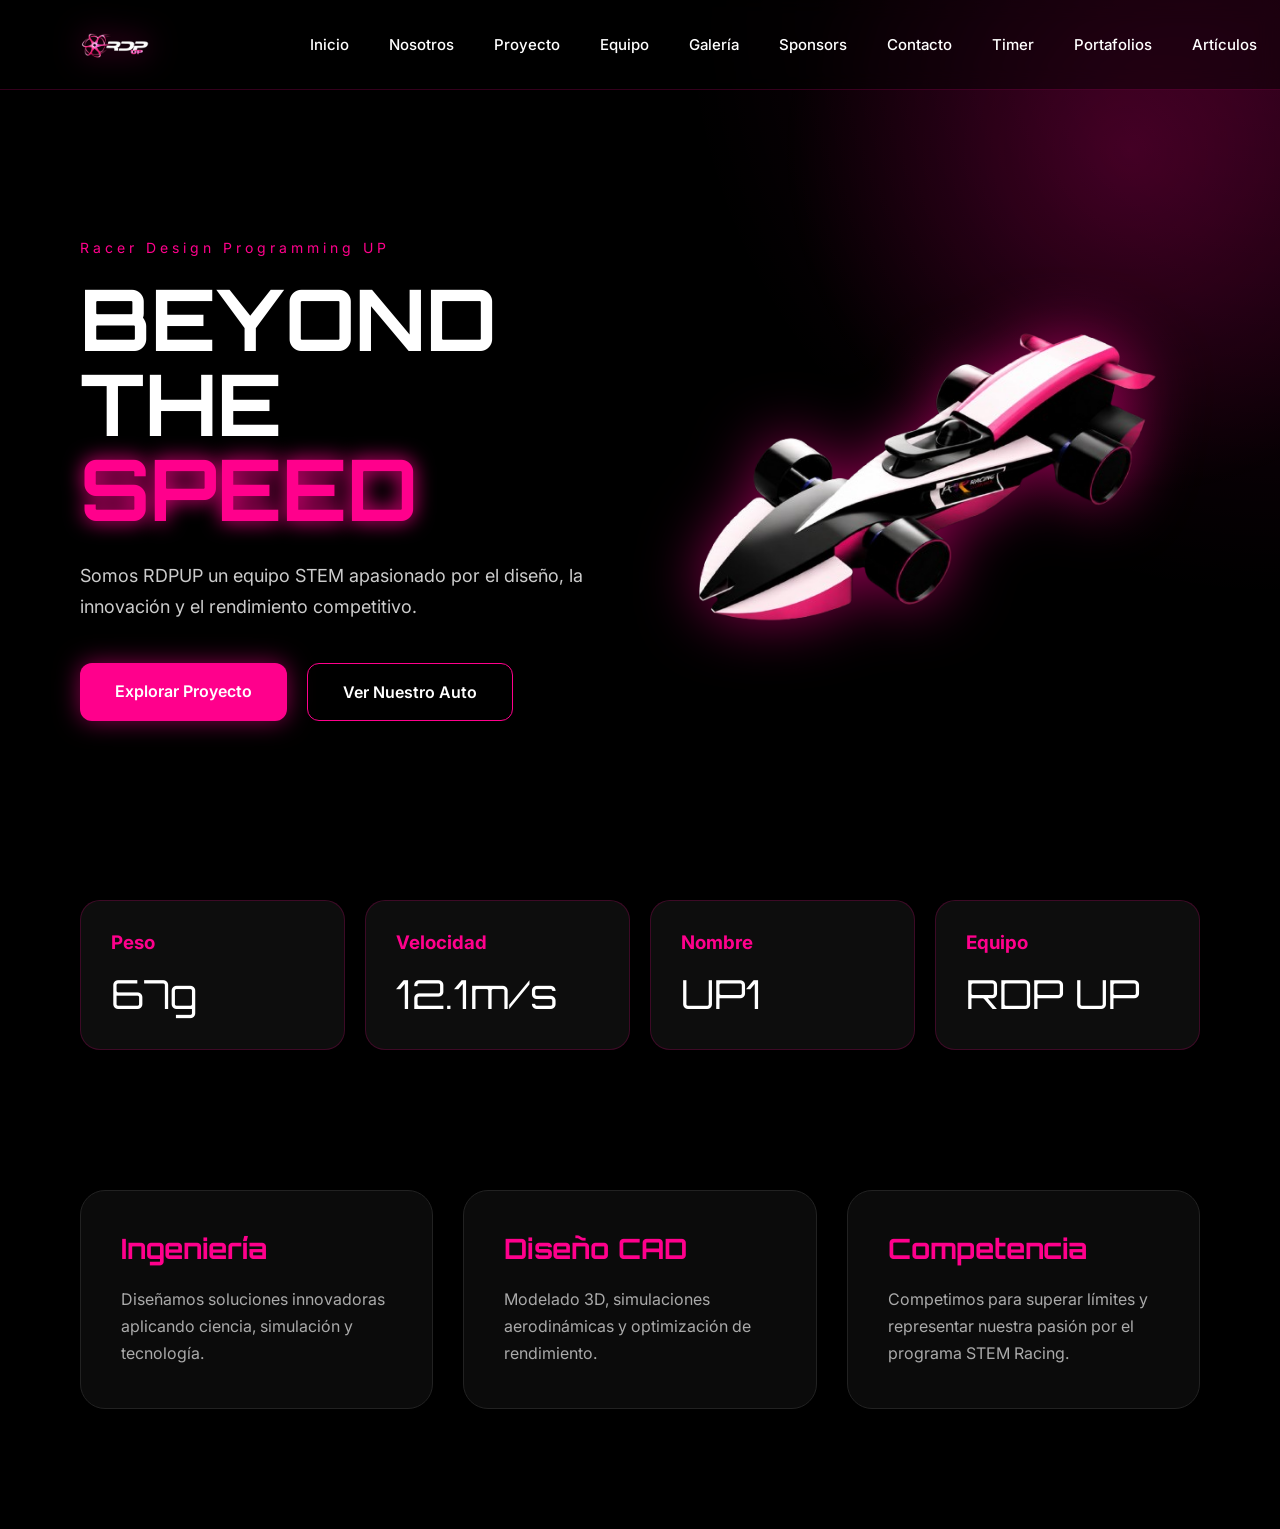
<file: index.html>
<!DOCTYPE html>
<html lang="es">

<head>

    <meta charset="UTF-8">

    <meta name="viewport" content="width=device-width, initial-scale=1.0">

    <title>RDP UP STEM Racing</title>

    <!-- FUENTES -->
    <link href="https://fonts.googleapis.com/css2?family=Orbitron:wght@400;600;700;800&family=Inter:wght@300;400;500;600&display=swap" rel="stylesheet">

    <!-- CSS -->
    <link rel="stylesheet" href="css/style.css">

</head>

<body>

    <!-- GLOW -->
    <div class="bg-glow"></div>

    <!-- LINEAS -->
    <div class="lines">

        <div class="line"></div>
        <div class="line"></div>
        <div class="line"></div>

    </div>

    <!-- NAVBAR -->
    <nav class="navbar">

        <!-- LOGO -->
        <div class="logo-container">

            <img src="assets/logo/logo.png" alt="RDP UP Logo" class="logo-img">

        </div>

        <!-- LINKS -->
        <div class="nav-links">

            <a href="index.html">Inicio</a>

            <a href="nosotros.html">Nosotros</a>

            <a href="proyecto.html">Proyecto</a>

            <a href="equipo.html">Equipo</a>

            <a href="galeria.html">Galería</a>

            <a href="sponsors.html">Sponsors</a>

            <a href="contacto.html">Contacto</a>

            <a href="timer.html">Timer</a>

            <a href="portafolios.html">Portafolios</a>

            <a href="articulos.html">Artículos</a>

            <a href="innovacion.html">Innovación</a>

        </div>

    </nav>

    <!-- HERO -->
    <section class="hero">

        <!-- TEXTO -->
        <div class="hero-text">

            <div class="subtitle">
                Racer Design Programming UP
            </div>

            <h1>
                BEYOND<br>
                THE<br>
                <span>SPEED</span>
            </h1>

            <p>
                Somos RDPUP un equipo STEM apasionado por el diseño,
                la innovación y el rendimiento competitivo.
            </p>

            <!-- BOTONES -->
            <div class="buttons">

                <a href="proyecto.html" class="btn btn-primary">
                    Explorar Proyecto
                </a>

                <a href="#" class="btn btn-secondary">
                    Ver Nuestro Auto
                </a>

            </div>

        </div>

        <!-- AUTO -->
        <div class="hero-image">

            <img src="assets/cars/car.png" alt="Race Car">

        </div>

    </section>

    <!-- STATS -->
    <section class="stats">

        <div class="stat-card">

            <h3>Peso</h3>

            <p>67g</p>

        </div>

        <div class="stat-card">

            <h3>Velocidad</h3>

            <p>12.1m/s</p>

        </div>

        <div class="stat-card">

            <h3>Nombre</h3>

            <p>UP1</p>

        </div>

        <div class="stat-card">

            <h3>Equipo</h3>

            <p>RDP UP</p>

        </div>

    </section>

    <!-- FEATURES -->
    <section class="features">

        <div class="feature">

            <h2>Ingeniería</h2>

            <p>
                Diseñamos soluciones innovadoras aplicando ciencia,
                simulación y tecnología.
            </p>

        </div>

        <div class="feature">

            <h2>Diseño CAD</h2>

            <p>
                Modelado 3D, simulaciones aerodinámicas
                y optimización de rendimiento.
            </p>

        </div>

        <div class="feature">

            <h2>Competencia</h2>

            <p>
                Competimos para superar límites y representar
                nuestra pasión por el programa STEM Racing.
            </p>

        </div>

    </section>

</body>

</html>
</file>
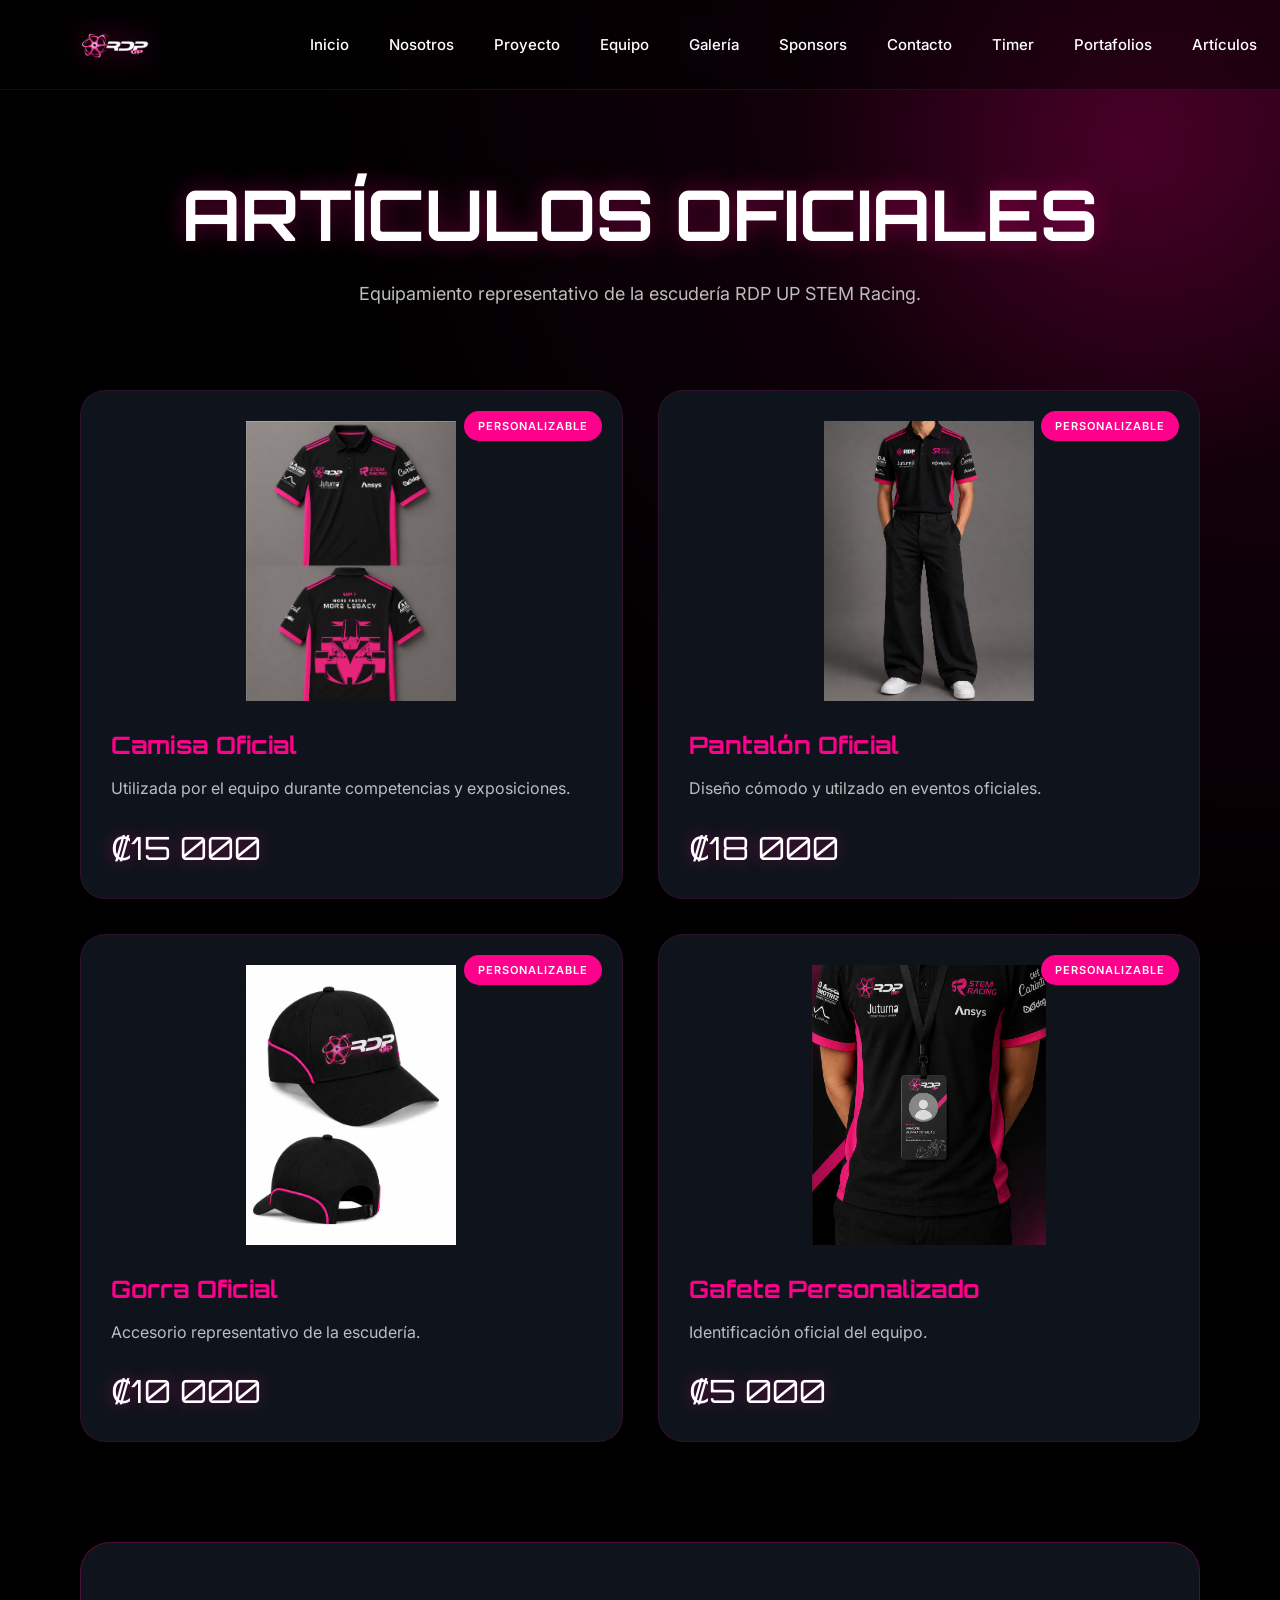
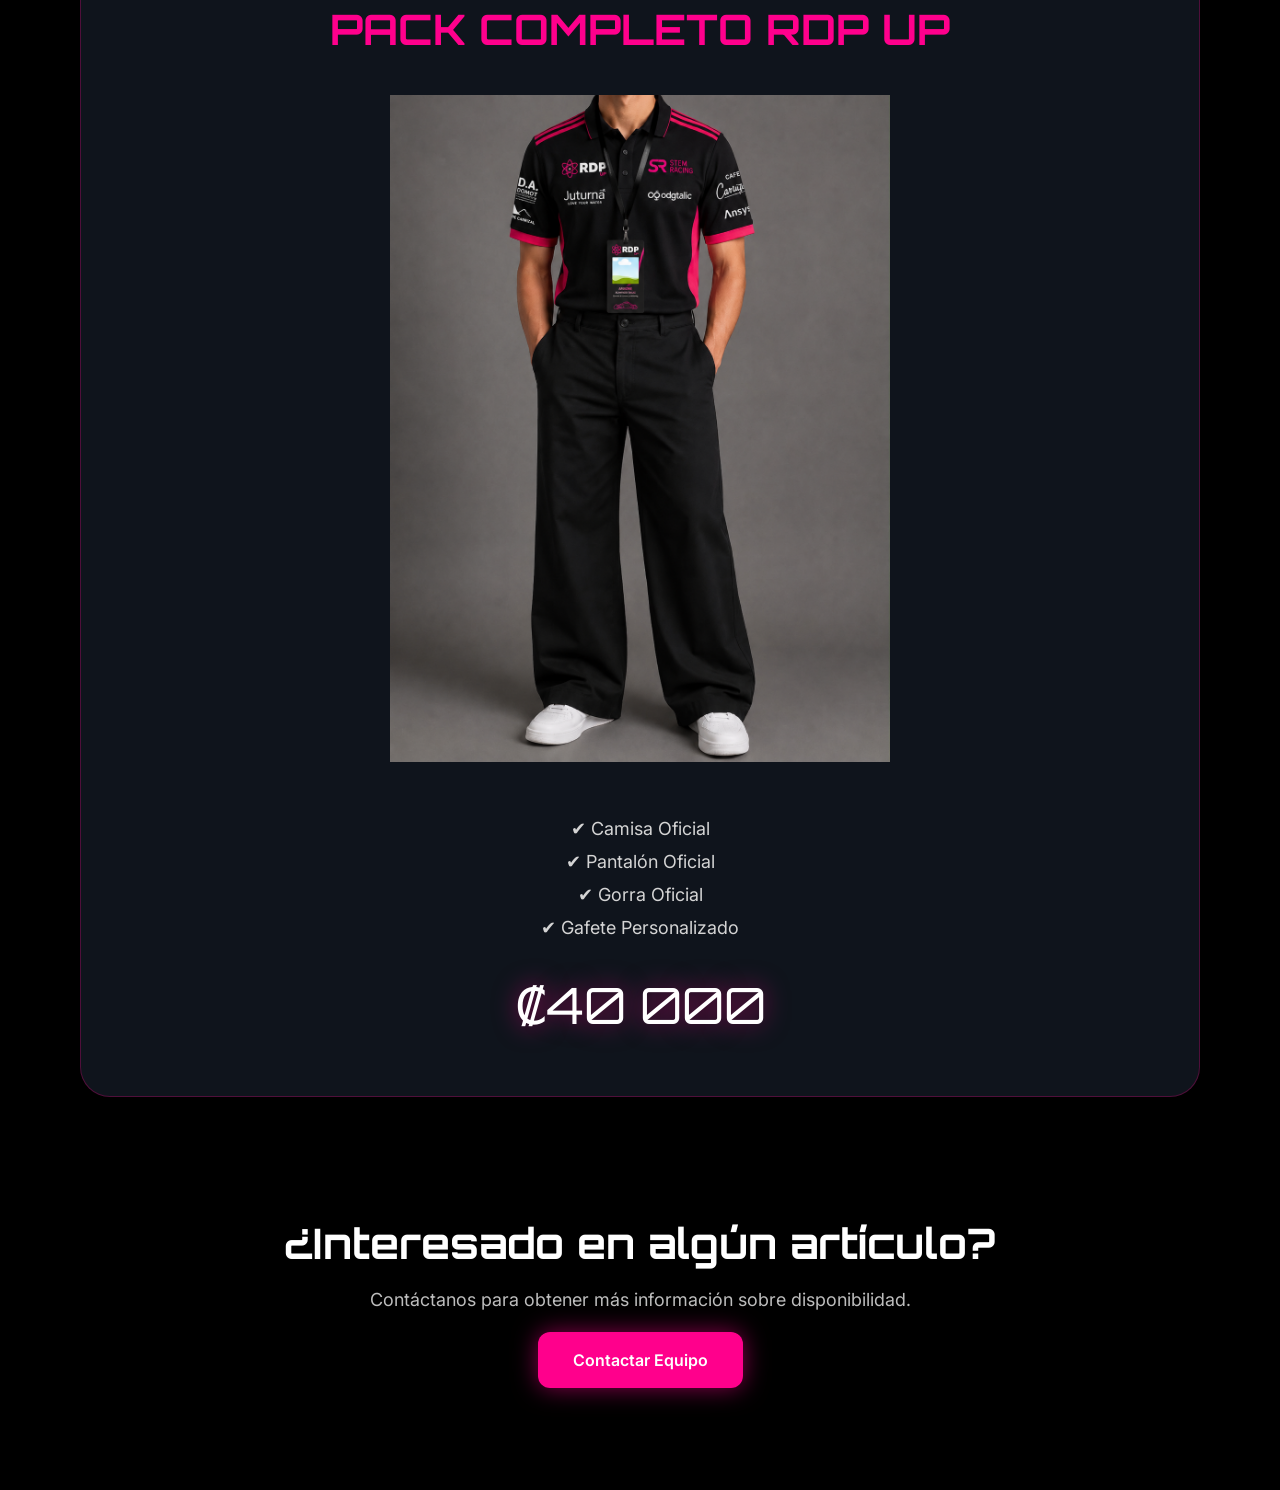
<file: articulos.html>
<!DOCTYPE html>
<html lang="es">

<head>

    <meta charset="UTF-8">

    <meta name="viewport" content="width=device-width, initial-scale=1.0">

    <title>Artículos | RDP UP</title>

    <link rel="stylesheet" href="css/style.css">

    <link href="https://fonts.googleapis.com/css2?family=Orbitron:wght@400;600;700;800&family=Inter:wght@300;400;500;600&display=swap" rel="stylesheet">

</head>

<body>

    <div class="bg-glow"></div>

    <nav class="navbar">

        <div class="logo-container">
            <img src="assets/logo/logo.png" alt="Logo" class="logo-img">
        </div>

        <div class="nav-links">

            <a href="index.html">Inicio</a>
            <a href="nosotros.html">Nosotros</a>
            <a href="proyecto.html">Proyecto</a>
            <a href="equipo.html">Equipo</a>
            <a href="galeria.html">Galería</a>
            <a href="sponsors.html">Sponsors</a>
            <a href="contacto.html">Contacto</a>
            <a href="timer.html">Timer</a>
            <a href="portafolios.html">Portafolios</a>
            <a href="articulos.html">Artículos</a>
            <a href="innovacion.html">Innovación</a>

        </div>

    </nav>

    <section class="articulos-hero">

        <h1>ARTÍCULOS OFICIALES</h1>

        <p>
            Equipamiento representativo de la escudería RDP UP STEM Racing.
        </p>

    </section>

    <section class="articulos-grid">

        <div class="articulo-card">

            <div class="badge">PERSONALIZABLE</div>

            <img src="assets/articulos/camisa.jpeg" alt="Camisa">

            <h3>Camisa Oficial</h3>

            <p>
                Utilizada por el equipo durante competencias y exposiciones.
            </p>

            <span>₡15 000</span>

        </div>

        <div class="articulo-card">

            <div class="badge">PERSONALIZABLE</div>

            <img src="assets/articulos/pantalon.jpeg" alt="Pantalón">

            <h3>Pantalón Oficial</h3>

            <p>
                Diseño cómodo y utilzado en eventos oficiales.
            </p>

            <span>₡18 000</span>

        </div>

        <div class="articulo-card">

            <div class="badge">PERSONALIZABLE</div>

            <img src="assets/articulos/gorra.jpg" alt="Gorra">

            <h3>Gorra Oficial</h3>

            <p>
                Accesorio representativo de la escudería.
            </p>

            <span>₡10 000</span>

        </div>

        <div class="articulo-card">

            <div class="badge">PERSONALIZABLE</div>

            <img src="assets/articulos/gafete.png" alt="Gafete">

            <h3>Gafete Personalizado</h3>

            <p>
                Identificación oficial del equipo.
            </p>

            <span>₡5 000</span>

        </div>

    </section>

    <section class="pack-rdp">

        <h2>PACK COMPLETO RDP UP</h2>

        <img src="assets/articulos/pack.png" alt="Pack Completo">

        <ul>

            <li>✔ Camisa Oficial</li>

            <li>✔ Pantalón Oficial</li>

            <li>✔ Gorra Oficial</li>

            <li>✔ Gafete Personalizado</li>

        </ul>

        <span>₡40 000</span>

    </section>

    <section class="articulos-contacto">

        <h2>¿Interesado en algún artículo?</h2>

        <p>
            Contáctanos para obtener más información sobre disponibilidad.
        </p>

        <a href="contacto.html" class="btn btn-primary">

            Contactar Equipo

        </a>

    </section>

</body>

</html>
</file>
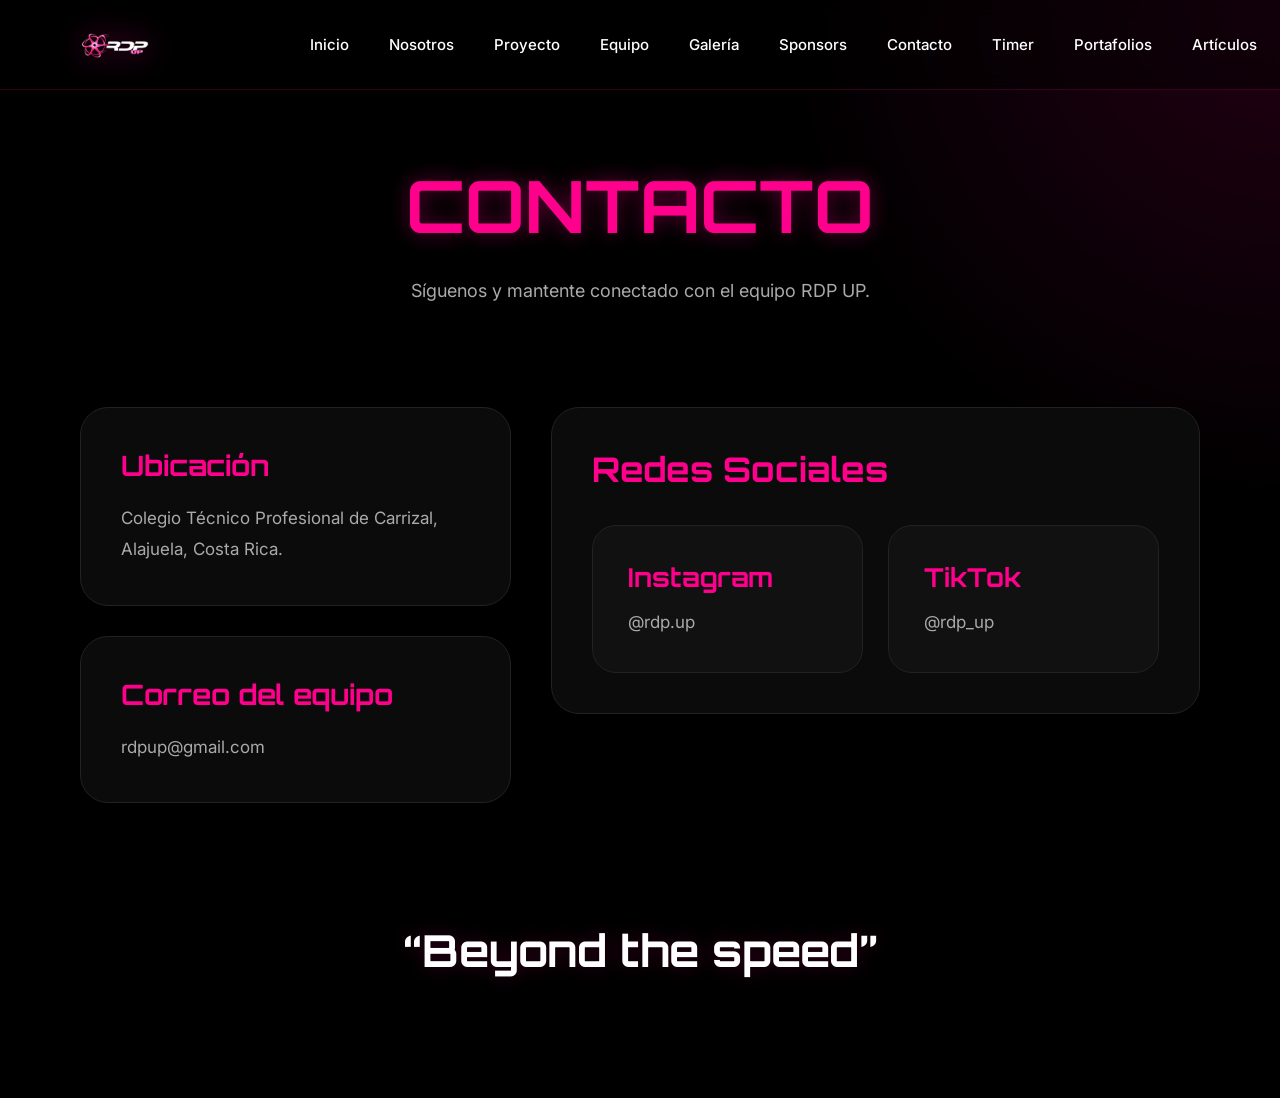
<file: contacto.html>
<!DOCTYPE html>
<html lang="es">

<head>

    <meta charset="UTF-8">

    <meta name="viewport" content="width=device-width, initial-scale=1.0">

    <title>Contacto | RDP UP</title>

    <!-- FUENTES -->
    <link href="https://fonts.googleapis.com/css2?family=Orbitron:wght@400;600;700;800&family=Inter:wght@300;400;500;600&display=swap" rel="stylesheet">

    <!-- CSS -->
    <link rel="stylesheet" href="css/style.css">

</head>

<body>

    <!-- NAVBAR -->
    <nav class="navbar">

        <!-- LOGO -->
        <div class="logo-container">

            <img src="assets/logo/logo.png" alt="RDP UP Logo" class="logo-img">

        </div>

        <!-- LINKS -->
        <div class="nav-links">

            <a href="index.html">Inicio</a>

            <a href="nosotros.html">Nosotros</a>

            <a href="proyecto.html">Proyecto</a>

            <a href="equipo.html">Equipo</a>

            <a href="galeria.html">Galería</a>

            <a href="sponsors.html">Sponsors</a>

            <a href="contacto.html">Contacto</a>

            <a href="timer.html">Timer</a>

            <a href="portafolios.html">Portafolios</a>

            <a href="articulos.html">Artículos</a>

            <a href="innovacion.html">Innovación</a>

        </div>

    </nav>

    <!-- CONTACTO -->
    <section class="contact">

        <!-- TITULO -->
        <div class="contact-title">

            <h1>CONTACTO</h1>

            <p>
                Síguenos y mantente conectado con el equipo RDP UP.
            </p>

        </div>

        <!-- CONTENIDO -->
        <div class="contact-container">

            <!-- INFORMACION -->
            <div class="contact-info">

                <!-- UBICACION -->
                <div class="contact-card">

                    <h2>Ubicación</h2>

                    <p>
                        Colegio Técnico Profesional de Carrizal, Alajuela, Costa Rica.
                    </p>

                </div>

                <!-- EMAIL -->
                <div class="contact-card">

                    <h2>Correo del equipo</h2>

                    <p>
                        rdpup@gmail.com
                    </p>

                </div>

            </div>

            <!-- REDES -->
            <div class="socials-section">

                <h2>Redes Sociales</h2>

                <div class="socials-grid">

                    <!-- INSTAGRAM -->
                    <a href="#" class="social-card">

                        <h3>Instagram</h3>

                        <p>
                            @rdp.up
                        </p>

                    </a>

                    <!-- TIKTOK -->
                    <a href="#" class="social-card">

                        <h3>TikTok</h3>

                        <p>
                            @rdp_up
                        </p>

                    </a>

                </div>

            </div>

        </div>

        <!-- FRASE -->
        <div class="contact-quote">

            <h2>
                “Beyond the speed”
            </h2>

        </div>

    </section>

</body>

</html>
</file>
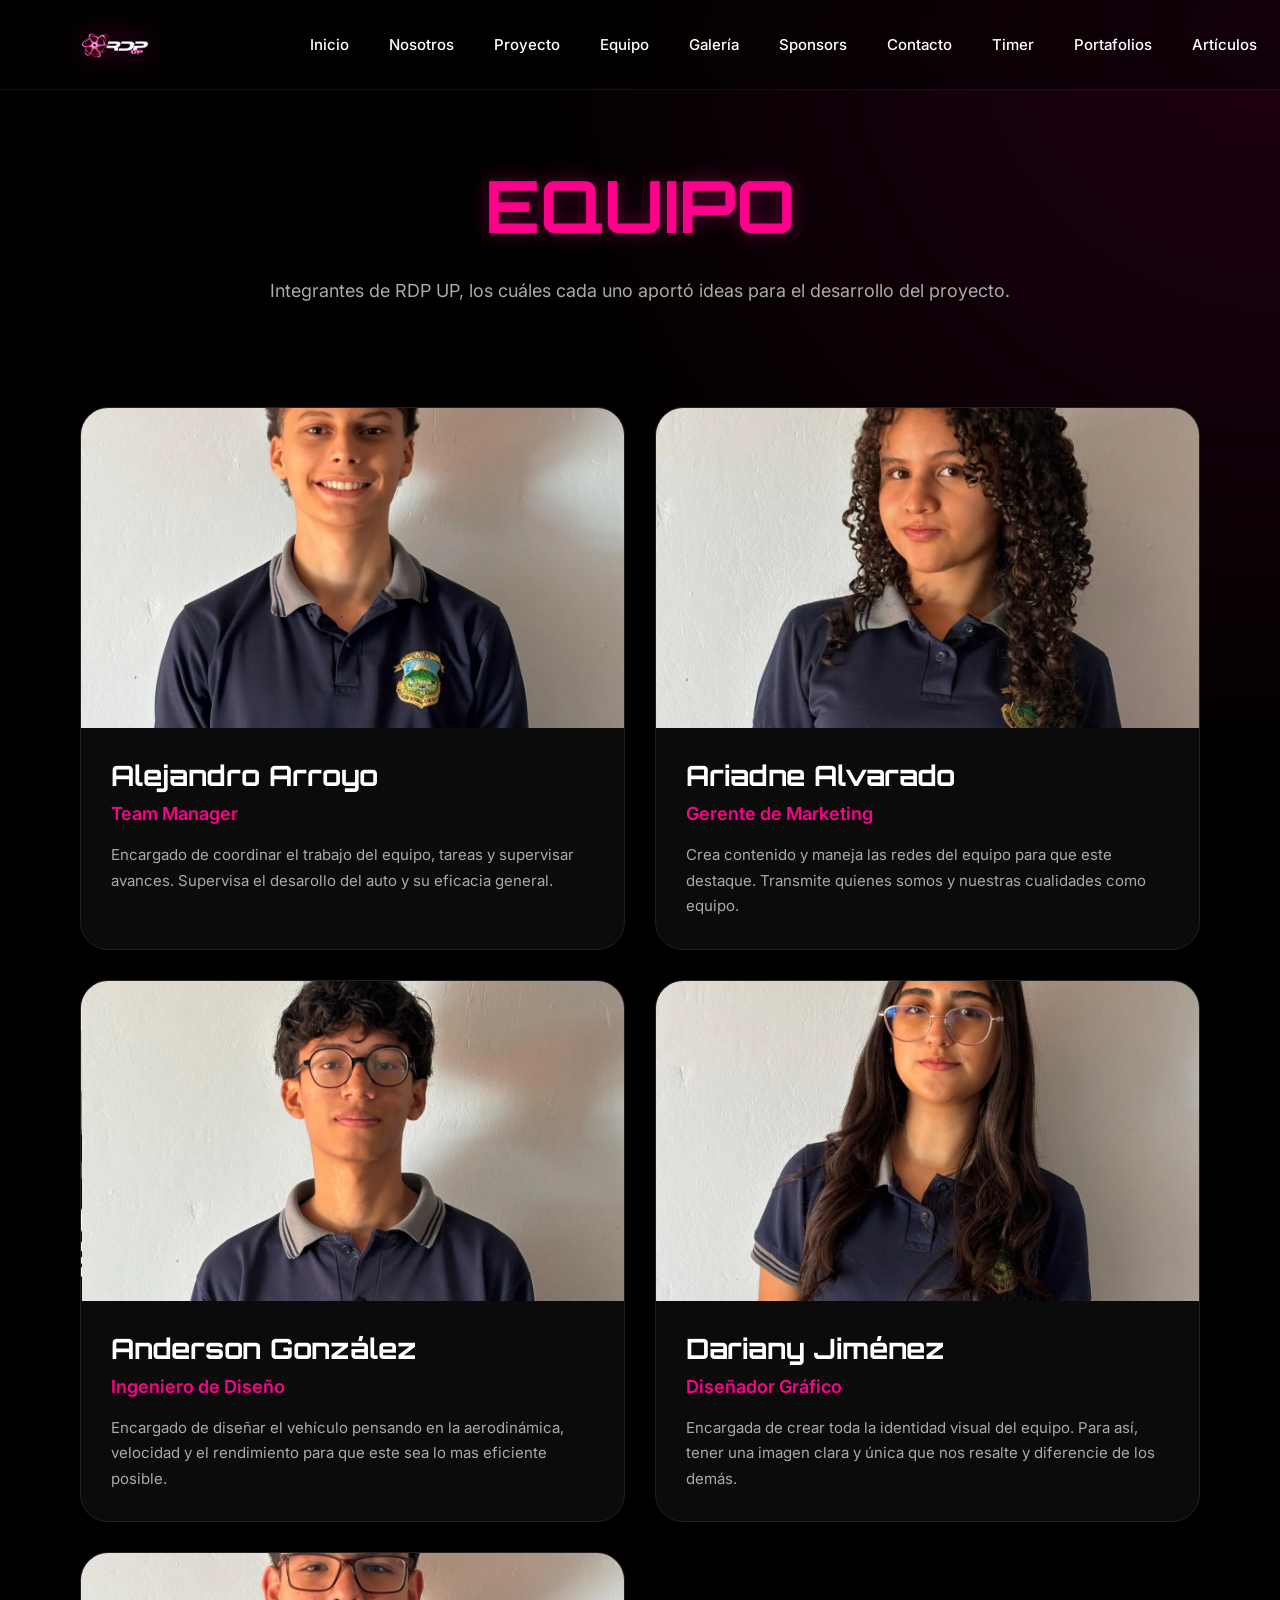
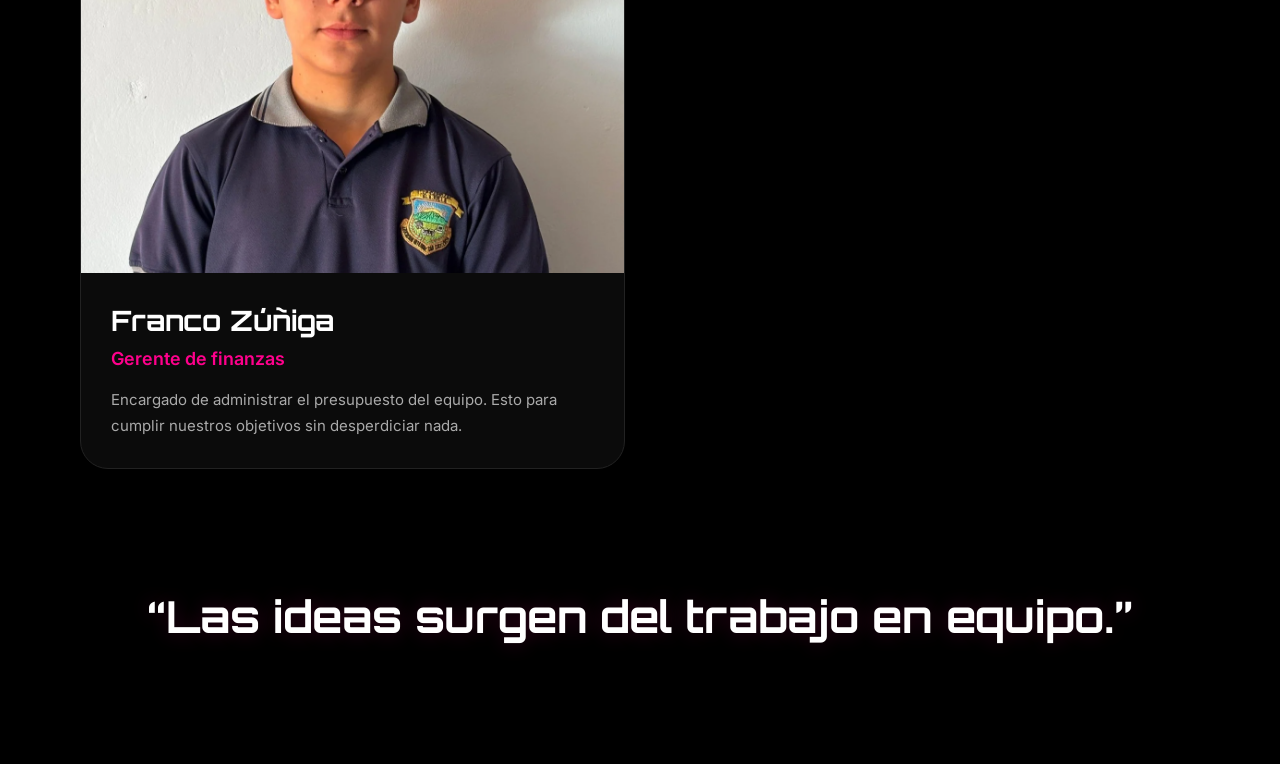
<file: equipo.html>
<!DOCTYPE html>
<html lang="es">

<head>

    <meta charset="UTF-8">

    <meta name="viewport" content="width=device-width, initial-scale=1.0">

    <title>Equipo | RDP UP</title>

    <!-- FUENTES -->
    <link href="https://fonts.googleapis.com/css2?family=Orbitron:wght@400;600;700;800&family=Inter:wght@300;400;500;600&display=swap" rel="stylesheet">

    <!-- CSS -->
    <link rel="stylesheet" href="css/style.css">

</head>

<body>

    <!-- NAVBAR -->
    <nav class="navbar">

        <!-- LOGO -->
        <div class="logo-container">

            <img src="assets/logo/logo.png" alt="RDP UP Logo" class="logo-img">

        </div>

        <!-- LINKS -->
        <div class="nav-links">

            <a href="index.html">Inicio</a>

            <a href="nosotros.html">Nosotros</a>

            <a href="proyecto.html">Proyecto</a>

            <a href="equipo.html">Equipo</a>

            <a href="galeria.html">Galería</a>

            <a href="sponsors.html">Sponsors</a>

            <a href="contacto.html">Contacto</a>

            <a href="timer.html">Timer</a>

            <a href="portafolios.html">Portafolios</a>

            <a href="articulos.html">Artículos</a>

            <a href="innovacion.html">Innovación</a>

        </div>

    </nav>

    <!-- EQUIPO -->
    <section class="team">

        <!-- TITULO -->
        <div class="team-title">

            <h1>EQUIPO</h1>

            <p>
                Integrantes de RDP UP, los cuáles cada uno aportó ideas para el desarrollo del proyecto.

            </p>

        </div>

        <!-- GRID -->
        <div class="team-grid">

            <!-- MIEMBRO -->
            <div class="team-card">

                <div class="team-image">

                    <img src="assets/team/member1.png" alt="Miembro">

                </div>

                <div class="team-info">

                    <h2>Alejandro Arroyo</h2>

                    <h3>Team Manager</h3>

                    <p>
                        Encargado de coordinar el trabajo del equipo, tareas y supervisar avances. Supervisa el desarollo del auto y su eficacia general.
                        
                    </p>

                </div>

            </div>

            <!-- MIEMBRO -->
            <div class="team-card">

                <div class="team-image">

                    <img src="assets/team/member2.png" alt="Miembro">

                </div>

                <div class="team-info">

                    <h2>Ariadne Alvarado</h2>

                    <h3>Gerente de Marketing</h3>

                    <p>
                        Crea contenido y maneja las redes del equipo para que este destaque. Transmite quienes somos y nuestras cualidades como equipo.
                        
                    </p>

                </div>

            </div>

            <!-- MIEMBRO -->
            <div class="team-card">

                <div class="team-image">

                    <img src="assets/team/member3.png" alt="Miembro">

                </div>

                <div class="team-info">

                    <h2>Anderson González</h2>

                    <h3>Ingeniero de Diseño</h3>

                    <p>
                        Encargado de diseñar el vehículo pensando en la aerodinámica, velocidad y el  rendimiento para que este sea lo mas eficiente posible.
                        
                    </p>

                </div>

            </div>

            <!-- MIEMBRO -->
            <div class="team-card">

                <div class="team-image">

                    <img src="assets/team/member4.png" alt="Miembro">

                </div>

                <div class="team-info">

                    <h2>Dariany Jiménez</h2>

                    <h3>Diseñador Gráfico</h3>

                    <p>
                        Encargada de crear toda la identidad visual del equipo. Para así, tener una imagen clara y única que nos resalte y diferencie de los demás.
                        
                    </p>

                </div>

            </div>

            <!-- NUEVO MIEMBRO -->
            <div class="team-card">

                <div class="team-image">

                    <img src="assets/team/member5.png" alt="Miembro">

                </div>

                <div class="team-info">

                    <h2>Franco Zúñiga</h2>

                    <h3>Gerente de finanzas</h3>

                    <p>
                        Encargado de administrar el presupuesto del equipo. Esto para cumplir nuestros objetivos sin desperdiciar nada.
                        
                    </p>

                </div>

            </div>

        </div>

        <!-- FRASE -->
        <div class="team-quote">

            <h2>
                “Las ideas surgen del trabajo en equipo.”
            </h2>

        </div>

    </section>

</body>

</html>
</file>
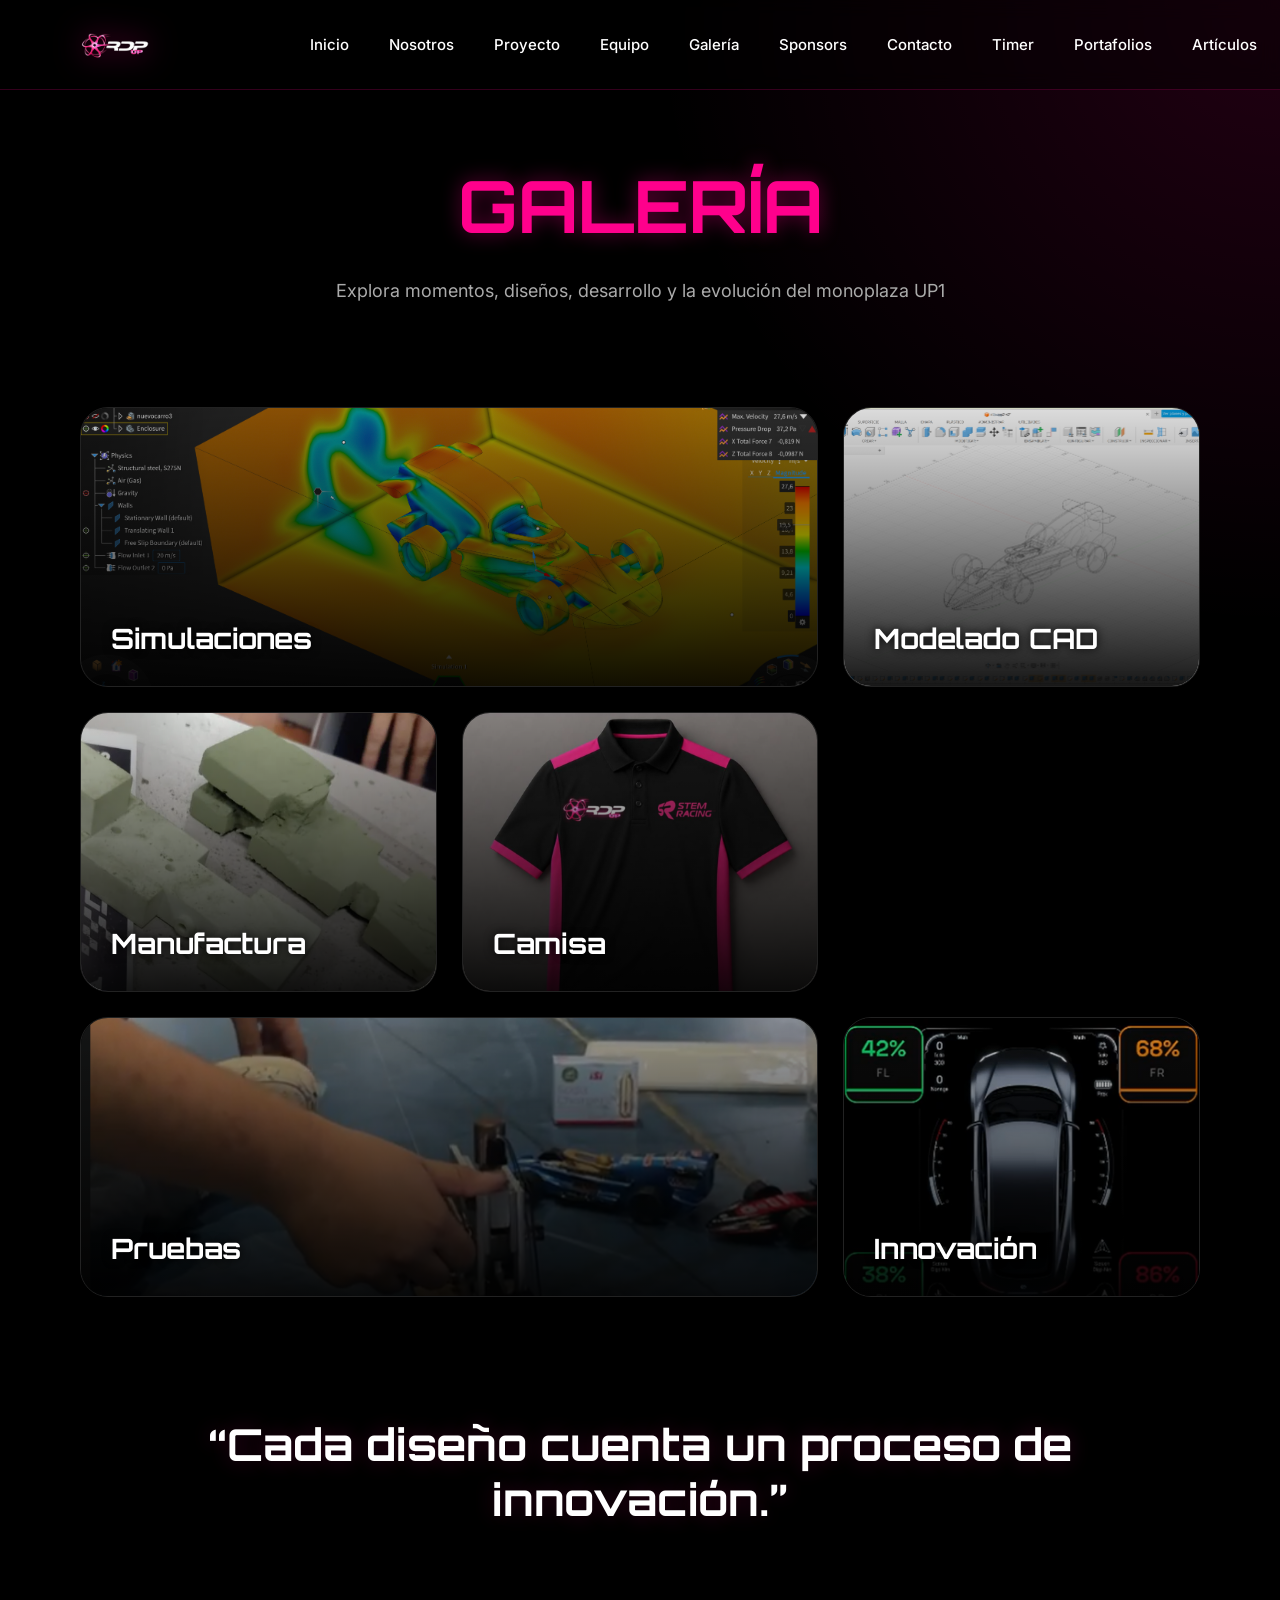
<file: galeria.html>
<!DOCTYPE html>
<html lang="es">

<head>

    <meta charset="UTF-8">

    <meta name="viewport" content="width=device-width, initial-scale=1.0">

    <title>Galería | RDP UP</title>

    <!-- FUENTES -->
    <link href="https://fonts.googleapis.com/css2?family=Orbitron:wght@400;600;700;800&family=Inter:wght@300;400;500;600&display=swap" rel="stylesheet">

    <!-- CSS -->
    <link rel="stylesheet" href="css/style.css">

</head>

<body>

    <!-- NAVBAR -->
    <nav class="navbar">

        <!-- LOGO -->
        <div class="logo-container">

            <img src="assets/logo/logo.png" alt="RDP UP Logo" class="logo-img">

        </div>

        <!-- LINKS -->
        <div class="nav-links">

            <a href="index.html">Inicio</a>

            <a href="nosotros.html">Nosotros</a>

            <a href="proyecto.html">Proyecto</a>

            <a href="equipo.html">Equipo</a>

            <a href="galeria.html">Galería</a>

            <a href="sponsors.html">Sponsors</a>

            <a href="contacto.html">Contacto</a>

            <a href="timer.html">Timer</a>

            <a href="portafolios.html">Portafolios</a>

            <a href="articulos.html">Artículos</a>

            <a href="innovacion.html">Innovación</a>

        </div>

    </nav>

    <!-- GALERIA -->
    <section class="gallery">

        <!-- TITULO -->
        <div class="gallery-title">

            <h1>GALERÍA</h1>

            <p>
                Explora momentos, diseños, desarrollo y
                la evolución del monoplaza UP1
            </p>

        </div>

        <!-- GRID -->
        <div class="gallery-grid">

            <!-- ITEM -->
            <div class="gallery-item large">

                <img src="assets/gallery/gallery1.png" alt="Galería">

                <div class="gallery-overlay">

                    <h2>Simulaciones</h2>

                </div>

            </div>

            <!-- ITEM -->
            <div class="gallery-item">

                <img src="assets/gallery/gallery2.png" alt="Galería">

                <div class="gallery-overlay">

                    <h2>Modelado CAD</h2>

                </div>

            </div>

            <!-- ITEM -->
            <div class="gallery-item">

                <img src="assets/gallery/gallery3.png" alt="Galería">

                <div class="gallery-overlay">

                    <h2>Manufactura</h2>

                </div>

            </div>

            <!-- ITEM -->
            <div class="gallery-item">

                <img src="assets/gallery/gallery4.png" alt="Galería">

                <div class="gallery-overlay">

                    <h2>Camisa</h2>

                </div>

            </div>

            <!-- ITEM -->
            <div class="gallery-item large">

                <img src="assets/gallery/gallery5.png" alt="Galería">

                <div class="gallery-overlay">

                    <h2>Pruebas</h2>

                </div>

            </div>

            <!-- ITEM -->
            <div class="gallery-item">

                <img src="assets/gallery/gallery6.png" alt="Galería">

                <div class="gallery-overlay">

                    <h2>Innovación</h2>

                </div>

            </div>

        </div>

        <!-- FRASE -->
        <div class="gallery-quote">

            <h2>
                “Cada diseño cuenta un proceso de innovación.”
            </h2>

        </div>

    </section>

</body>

</html>
</file>
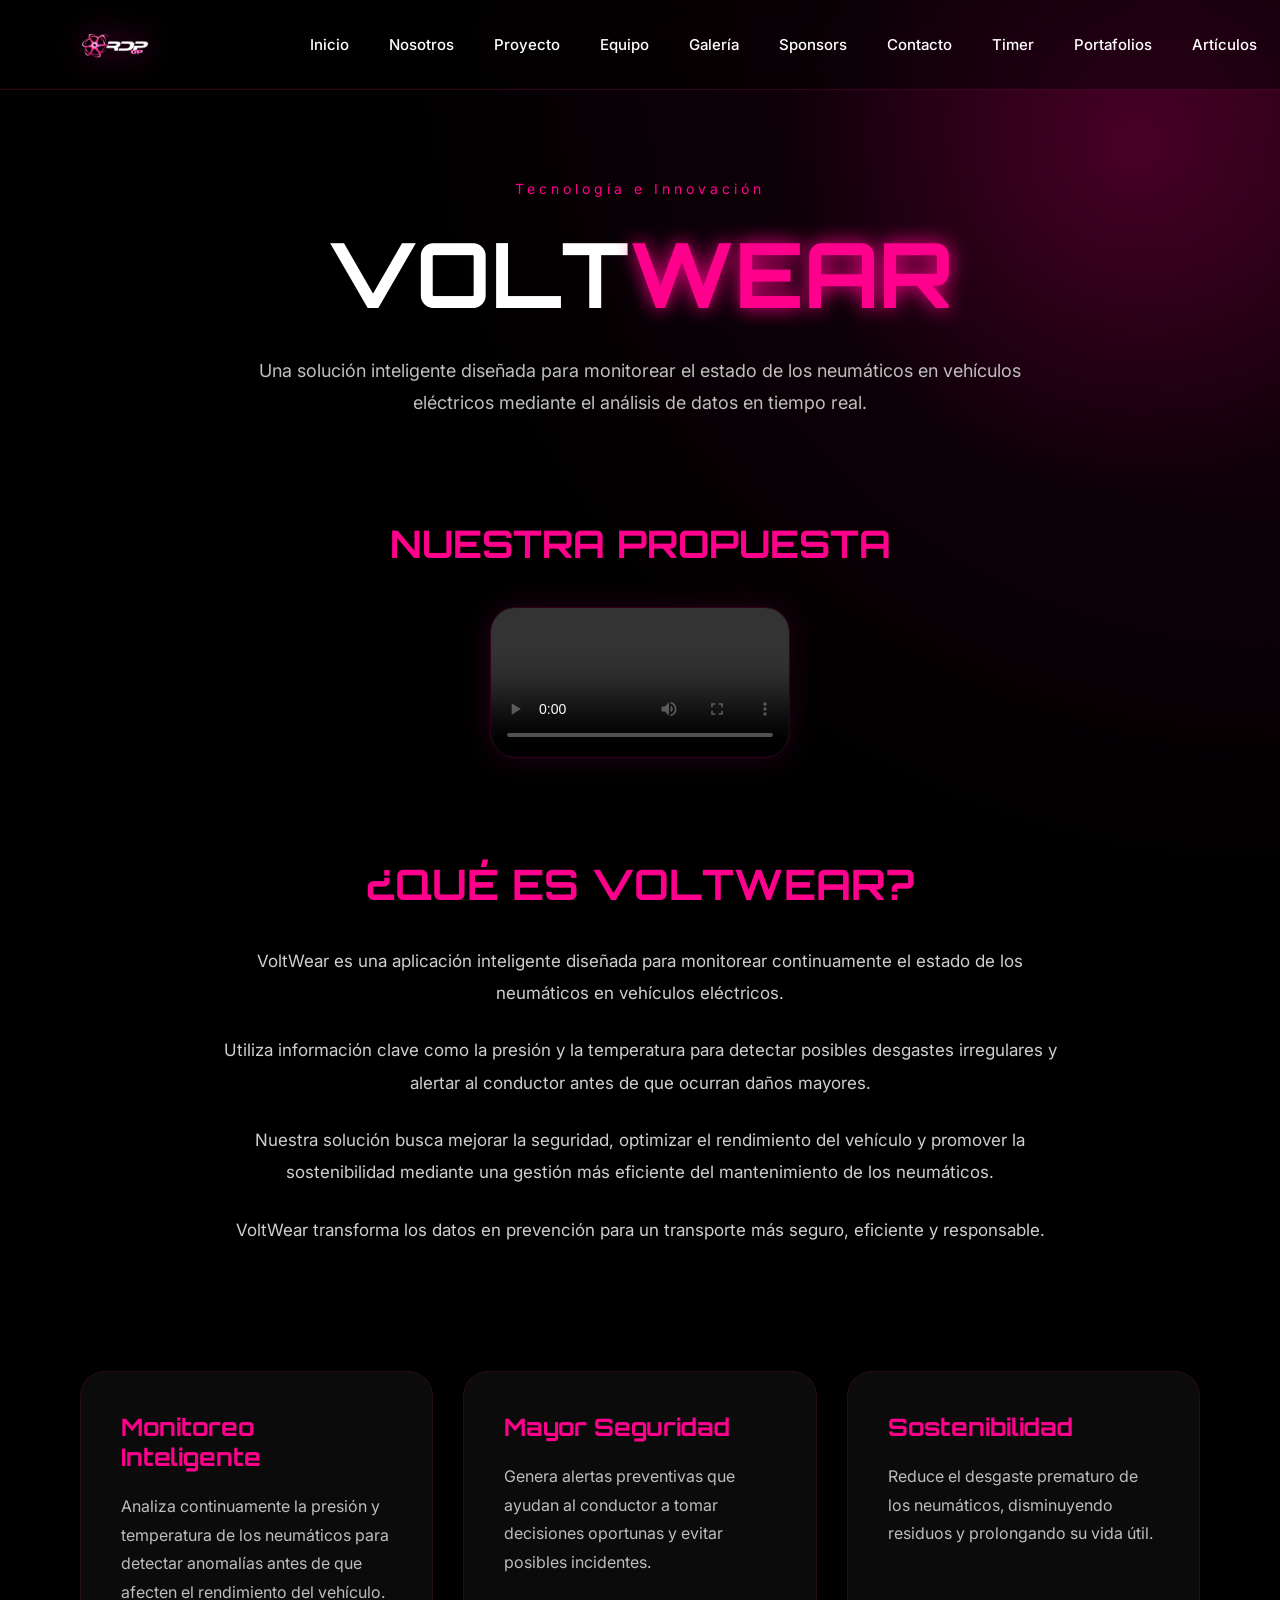
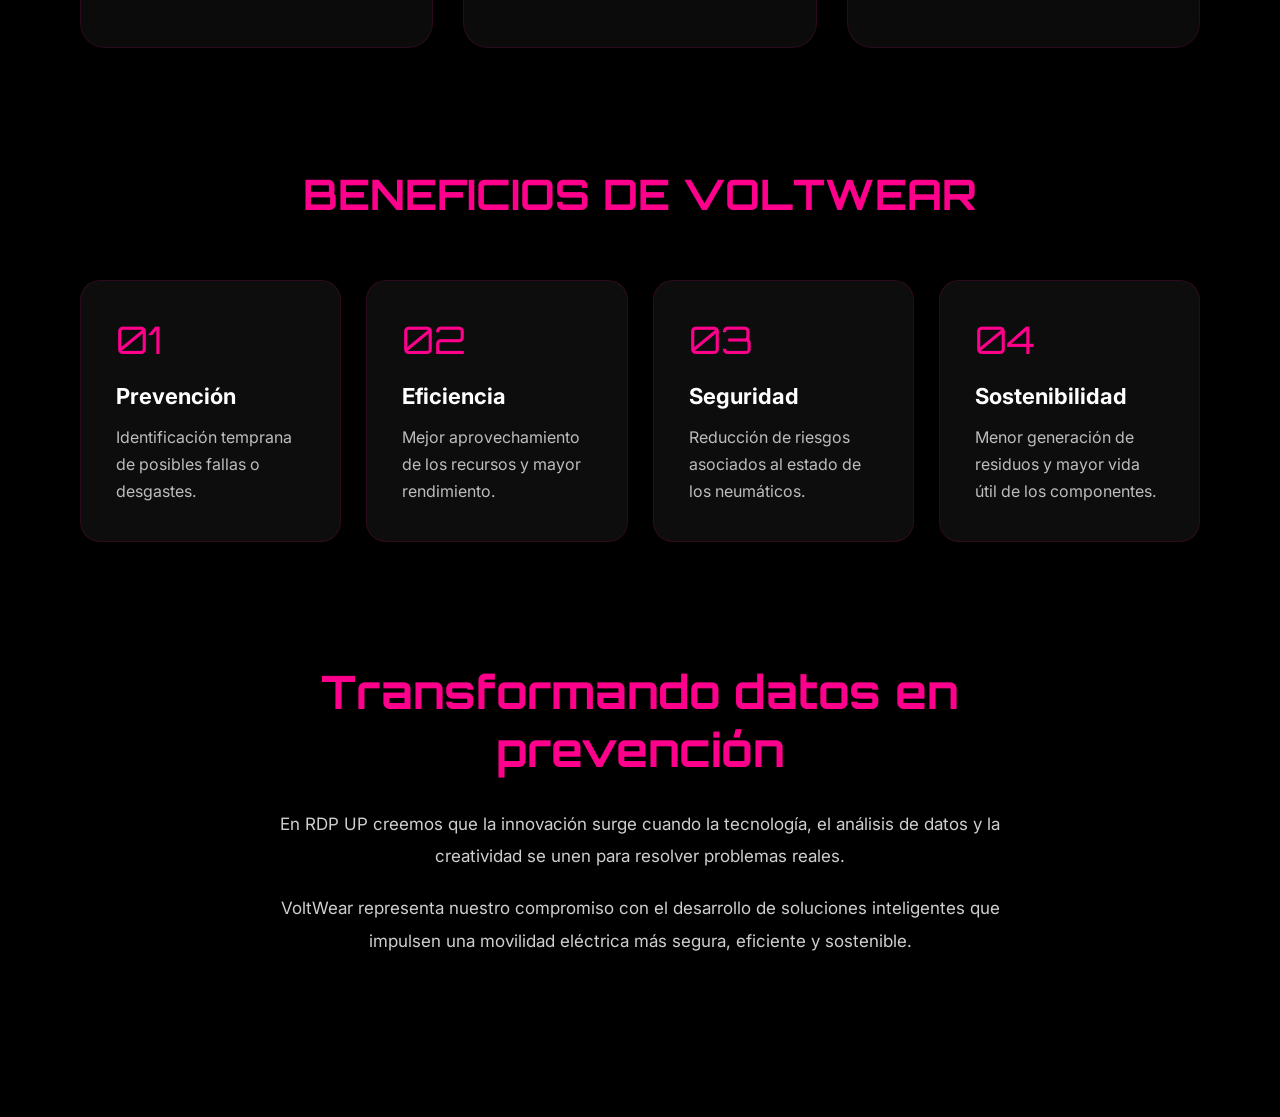
<file: innovacion.html>
<!DOCTYPE html>
<html lang="es">

<head>

    <meta charset="UTF-8">

    <meta name="viewport" content="width=device-width, initial-scale=1.0">

    <title>Innovación | RDP UP STEM Racing</title>

    <!-- FUENTES -->
    <link href="https://fonts.googleapis.com/css2?family=Orbitron:wght@400;600;700;800&family=Inter:wght@300;400;500;600&display=swap" rel="stylesheet">

    <!-- CSS -->
    <link rel="stylesheet" href="css/style.css">

</head>

<body>

    <!-- GLOW -->
    <div class="bg-glow"></div>

    <!-- LÍNEAS -->
    <div class="lines">

        <div class="line"></div>
        <div class="line"></div>
        <div class="line"></div>

    </div>

    <!-- NAVBAR -->

    <nav class="navbar">

        <div class="logo-container">

            <img src="assets/logo/logo.png" alt="RDP UP Logo" class="logo-img">

        </div>

        <div class="nav-links">

            <a href="index.html">Inicio</a>

            <a href="nosotros.html">Nosotros</a>

            <a href="proyecto.html">Proyecto</a>

            <a href="equipo.html">Equipo</a>

            <a href="galeria.html">Galería</a>

            <a href="sponsors.html">Sponsors</a>

            <a href="contacto.html">Contacto</a>

            <a href="timer.html">Timer</a>

            <a href="portafolios.html">Portafolios</a>

            <a href="articulos.html">Artículos</a>

            <a href="innovacion.html">Innovación</a>

        </div>

    </nav>

    <!-- HERO -->

    <section class="innovacion-hero">

        <div class="subtitle">

            Tecnología e Innovación

        </div>

        <h1>

            VOLT<span>WEAR</span>

        </h1>

        <p>

            Una solución inteligente diseñada para monitorear el estado
            de los neumáticos en vehículos eléctricos mediante el análisis
            de datos en tiempo real.

        </p>

    </section>

    <!-- VIDEO -->

    <section class="innovacion-video">

        <h2>NUESTRA PROPUESTA</h2>

        <div class="video-container">

            <video controls>

                <source src="assets/team/innovacion.mp4" type="video/mp4">

                Tu navegador no soporta video.

            </video>

        </div>

    </section>

    <!-- DESCRIPCIÓN -->

    <section class="innovacion-descripcion">

        <h2>¿QUÉ ES VOLTWEAR?</h2>

        <p>

            VoltWear es una aplicación inteligente diseñada para monitorear
            continuamente el estado de los neumáticos en vehículos eléctricos.

        </p>

        <p>

            Utiliza información clave como la presión y la temperatura para
            detectar posibles desgastes irregulares y alertar al conductor
            antes de que ocurran daños mayores.

        </p>

        <p>

            Nuestra solución busca mejorar la seguridad, optimizar el
            rendimiento del vehículo y promover la sostenibilidad mediante
            una gestión más eficiente del mantenimiento de los neumáticos.

        </p>

        <p>

            VoltWear transforma los datos en prevención para un transporte
            más seguro, eficiente y responsable.

        </p>

    </section>

    <!-- CARACTERÍSTICAS -->

    <section class="innovacion-grid">

        <div class="innovacion-card">

            <h3>Monitoreo Inteligente</h3>

            <p>

                Analiza continuamente la presión y temperatura de los
                neumáticos para detectar anomalías antes de que afecten
                el rendimiento del vehículo.

            </p>

        </div>

        <div class="innovacion-card">

            <h3>Mayor Seguridad</h3>

            <p>

                Genera alertas preventivas que ayudan al conductor a tomar
                decisiones oportunas y evitar posibles incidentes.

            </p>

        </div>

        <div class="innovacion-card">

            <h3>Sostenibilidad</h3>

            <p>

                Reduce el desgaste prematuro de los neumáticos,
                disminuyendo residuos y prolongando su vida útil.

            </p>

        </div>

    </section>

    <!-- BENEFICIOS -->

    <section class="innovacion-beneficios">

        <h2>BENEFICIOS DE VOLTWEAR</h2>

        <div class="beneficios-grid">

            <div class="beneficio">

                <span>01</span>

                <h3>Prevención</h3>

                <p>

                    Identificación temprana de posibles fallas o desgastes.

                </p>

            </div>

            <div class="beneficio">

                <span>02</span>

                <h3>Eficiencia</h3>

                <p>

                    Mejor aprovechamiento de los recursos y mayor rendimiento.

                </p>

            </div>

            <div class="beneficio">

                <span>03</span>

                <h3>Seguridad</h3>

                <p>

                    Reducción de riesgos asociados al estado de los neumáticos.

                </p>

            </div>

            <div class="beneficio">

                <span>04</span>

                <h3>Sostenibilidad</h3>

                <p>

                    Menor generación de residuos y mayor vida útil de los componentes.

                </p>

            </div>

        </div>

    </section>

    <!-- CIERRE -->

    <section class="innovacion-final">

        <h2>Transformando datos en prevención</h2>

        <p>

            En RDP UP creemos que la innovación surge cuando la tecnología,
            el análisis de datos y la creatividad se unen para resolver
            problemas reales.

        </p>

        <p>

            VoltWear representa nuestro compromiso con el desarrollo de
            soluciones inteligentes que impulsen una movilidad eléctrica
            más segura, eficiente y sostenible.

        </p>

    </section>

</body>

</html>
</file>
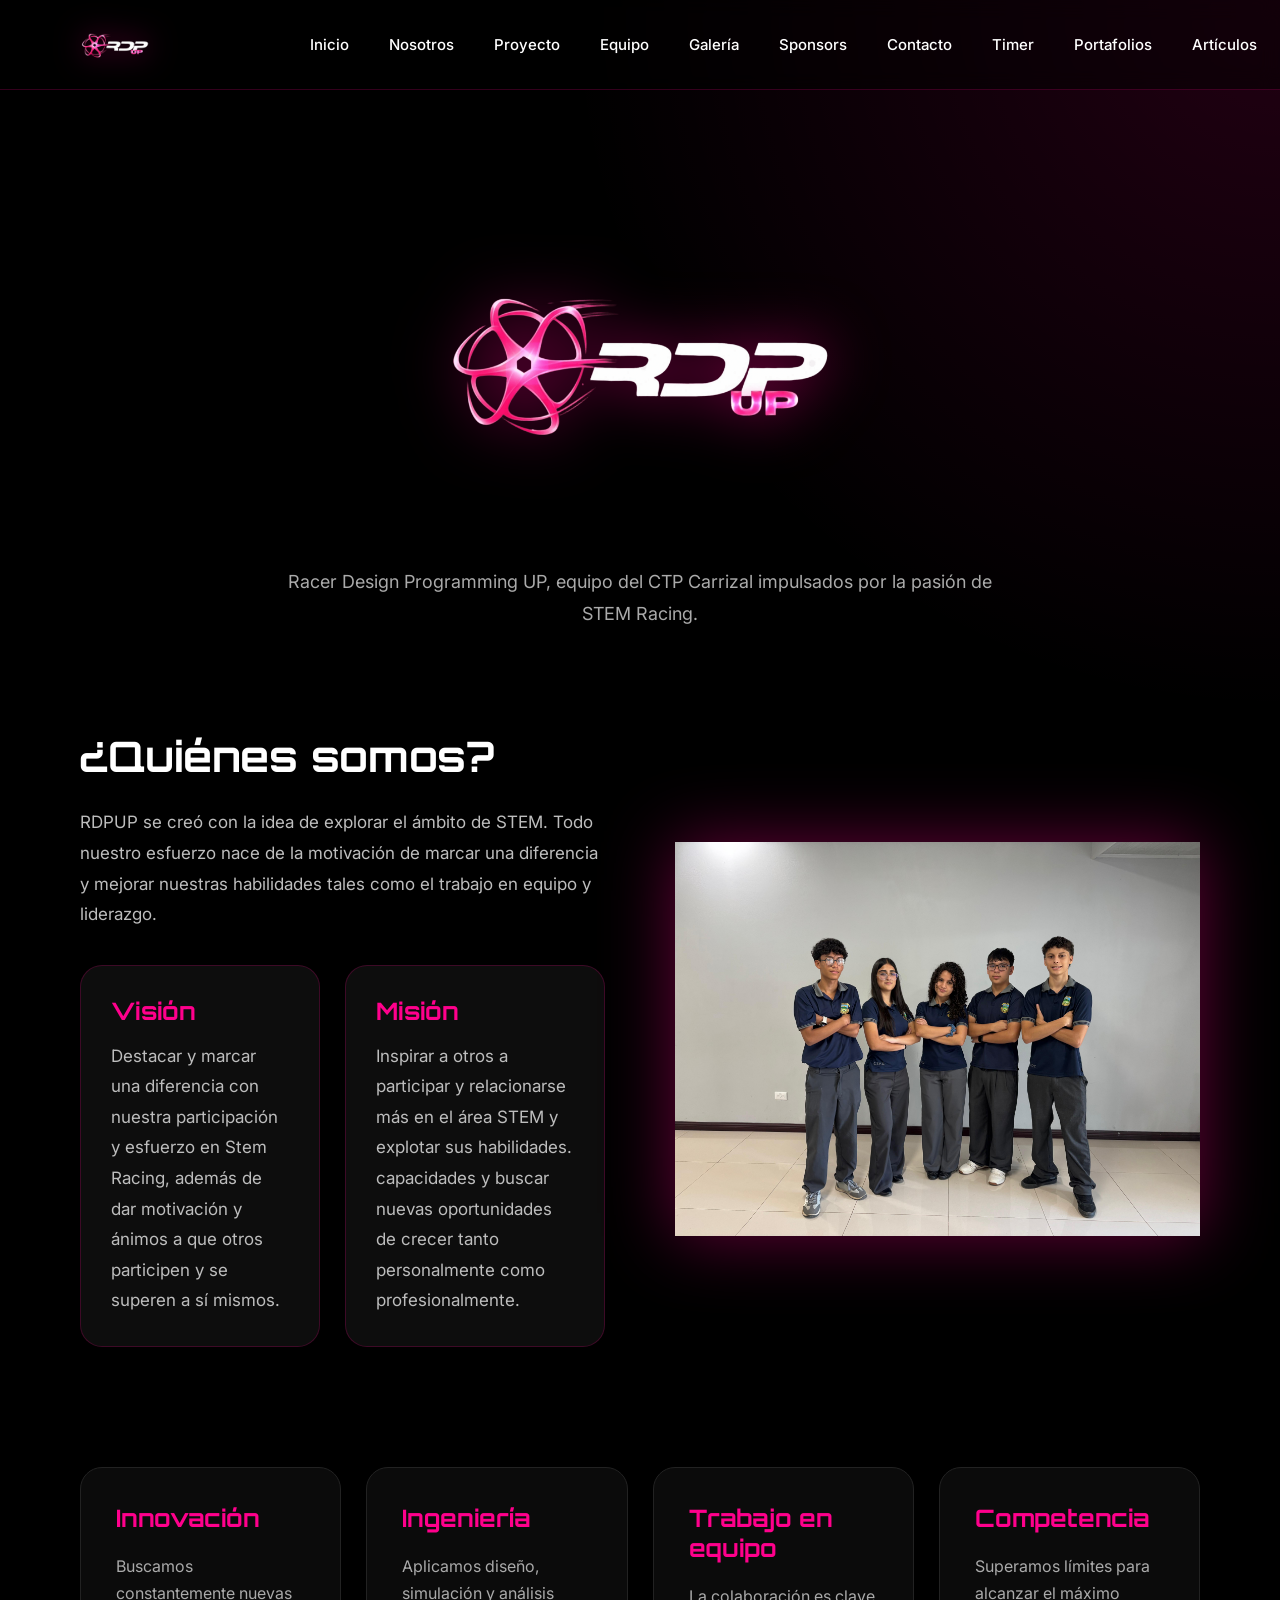
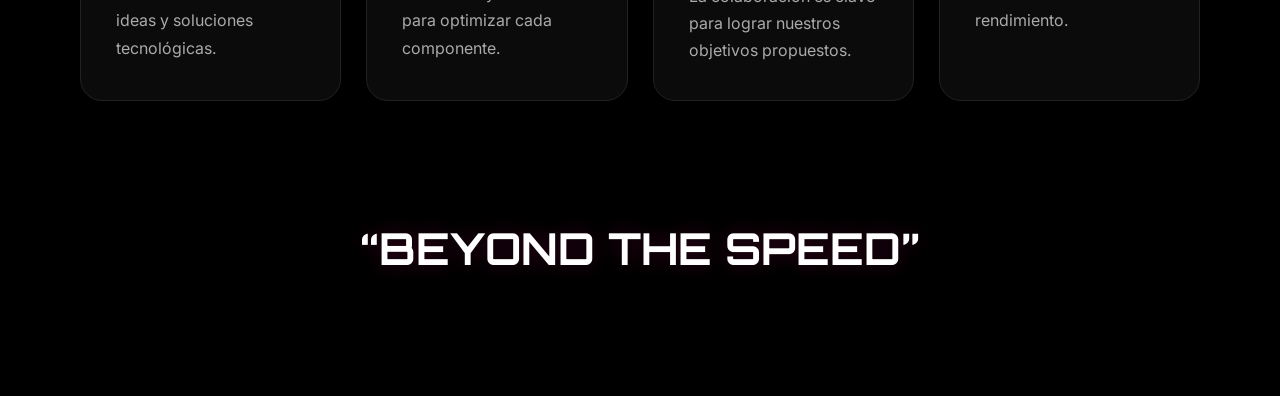
<file: nosotros.html>
<!DOCTYPE html>
<html lang="es">

<head>

    <meta charset="UTF-8">

    <meta name="viewport" content="width=device-width, initial-scale=1.0">

    <title>Nosotros | RDP UP</title>

    <!-- FUENTES -->
    <link href="https://fonts.googleapis.com/css2?family=Orbitron:wght@400;600;700;800&family=Inter:wght@300;400;500;600&display=swap" rel="stylesheet">

    <!-- CSS -->
    <link rel="stylesheet" href="css/style.css">

</head>

<body>

    <!-- NAVBAR -->
    <nav class="navbar">

        <!-- LOGO -->
        <div class="logo-container">

            <img src="assets/logo/logo.png" alt="RDP UP Logo" class="logo-img">

        </div>

        <!-- LINKS -->
        <div class="nav-links">

            <a href="index.html">Inicio</a>

            <a href="nosotros.html">Nosotros</a>

            <a href="proyecto.html">Proyecto</a>

            <a href="equipo.html">Equipo</a>

            <a href="galeria.html">Galería</a>

            <a href="sponsors.html">Sponsors</a>

            <a href="contacto.html">Contacto</a>

            <a href="timer.html">Timer</a>

            <a href="portafolios.html">Portafolios</a>

            <a href="articulos.html">Artículos</a>
            
            <a href="innovacion.html">Innovación</a>

        </div>

    </nav>

    <!-- NOSOTROS -->
    <section class="about">

        <!-- TITULO -->
        <div class="about-title">

            <h1>

                <img src="assets/logo/logo.png" alt="RDP UP Logo" class="about-logo">

            </h1>

            <p>
                Racer Design Programming UP, equipo del CTP Carrizal
                impulsados por la pasión de STEM Racing.
            </p>

        </div>

        <!-- CONTENIDO -->
        <div class="about-content">

            <!-- TEXTO -->
            <div class="about-text">

                <h2>¿Quiénes somos?</h2>

                <p>
                    RDPUP se creó con la idea de explorar el ámbito de STEM.
                    Todo nuestro esfuerzo nace de la motivación de marcar
                    una diferencia y mejorar nuestras habilidades tales como
                    el trabajo en equipo y liderazgo.
                </p>

                <!-- MISION Y VISION -->
                <div class="mission-vision">

                    <div class="info-card">

                        <h3>Visión</h3>

                        <p>
                            Destacar y marcar una diferencia con nuestra participación
                            y esfuerzo en Stem Racing, además de dar motivación y
                            ánimos a que otros participen y se superen a sí mismos.
                        </p>

                    </div>

                    <div class="info-card">

                        <h3>Misión</h3>

                        <p>
                            Inspirar a otros a participar y relacionarse más en el área STEM y
                            explotar sus habilidades. capacidades y buscar nuevas oportunidades
                            de crecer tanto personalmente como profesionalmente.
                        </p>

                    </div>

                </div>

            </div>

            <!-- IMAGEN -->
            <div class="about-image">

                <img src="assets/cars/team1.jpeg" alt="RDP UP Car">

            </div>

        </div>

        <!-- VALORES -->
        <div class="values">

            <div class="value-card">

                <h3>Innovación</h3>

                <p>
                    Buscamos constantemente nuevas ideas
                    y soluciones tecnológicas.
                </p>

            </div>

            <div class="value-card">

                <h3>Ingeniería</h3>

                <p>
                    Aplicamos diseño, simulación y análisis
                    para optimizar cada componente.
                </p>

            </div>

            <div class="value-card">

                <h3>Trabajo en equipo</h3>

                <p>
                    La colaboración es clave para lograr
                    nuestros objetivos propuestos.
                </p>

            </div>

            <div class="value-card">

                <h3>Competencia</h3>

                <p>
                    Superamos límites para alcanzar
                    el máximo rendimiento.
                </p>

            </div>

        </div>

        <!-- FRASE -->
        <div class="about-quote">

            <h2>
                “BEYOND THE SPEED”
            </h2>

        </div>

    </section>

</body>

</html>
</file>
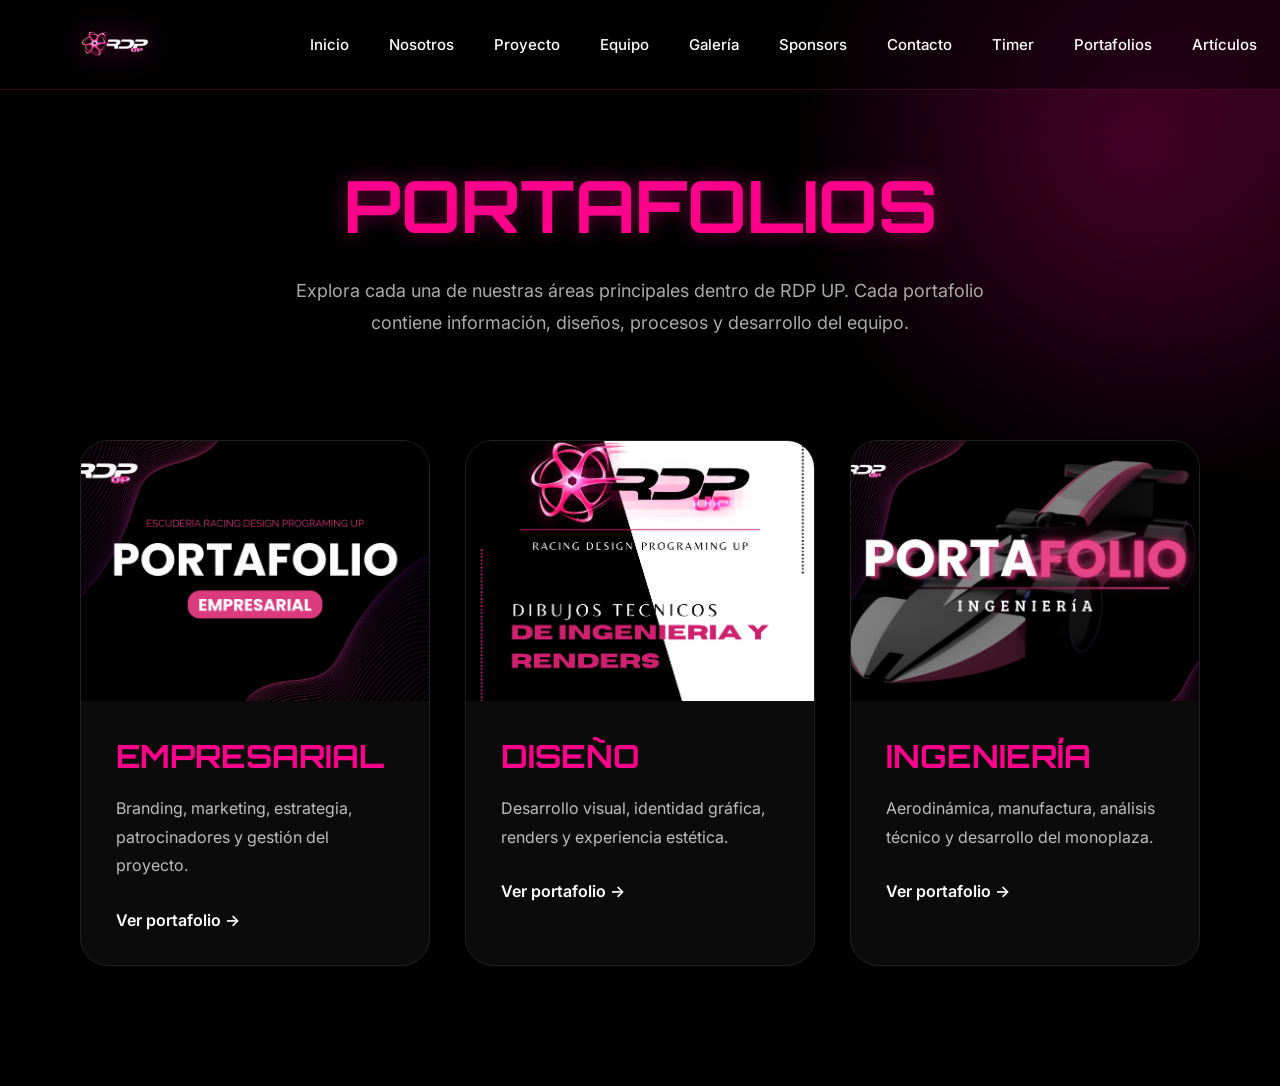
<file: portafolios.html>
<!DOCTYPE html>
<html lang="es">
<head>

<meta charset="UTF-8">
<meta name="viewport" content="width=device-width, initial-scale=1.0">

<title>RDP UP • Portafolios</title>

<link rel="stylesheet" href="css/style.css">

<link href="https://fonts.googleapis.com/css2?family=Orbitron:wght@400;600;700;800&family=Inter:wght@300;400;500;600&display=swap" rel="stylesheet">

</head>
<body>

<!-- GLOW -->

<div class="bg-glow"></div>

<!-- NAVBAR -->

<nav class="navbar">

    <div class="logo-container">

        <a href="index.html">

            <img src="assets/logo/logo.png" alt="RDP UP" class="logo-img">

        </a>

    </div>

    <div class="nav-links">

            <a href="index.html">Inicio</a>

            <a href="nosotros.html">Nosotros</a>

            <a href="proyecto.html">Proyecto</a>

            <a href="equipo.html">Equipo</a>

            <a href="galeria.html">Galería</a>

            <a href="sponsors.html">Sponsors</a>

            <a href="contacto.html">Contacto</a>

            <a href="timer.html">Timer</a>

            <a href="portafolios.html">Portafolios</a>

            <a href="articulos.html">Artículos</a>

            <a href="innovacion.html">Innovación</a>

    </div>

</nav>

<!-- PORTAFOLIOS -->

<section class="portafolios">

    <div class="portafolios-title">

        <h1>PORTAFOLIOS</h1>

        <p>
            Explora cada una de nuestras áreas principales dentro de RDP UP.
            Cada portafolio contiene información, diseños, procesos y desarrollo del equipo.
        </p>

    </div>

    <div class="portafolios-grid">

        <!-- EMPRESARIAL -->

        <a href="empresarial.html" class="portafolio-card">

            <div class="portafolio-image">

                <img src="assets/portafolios/empresarial/1.png" alt="Portafolio Empresarial">

            </div>

            <div class="portafolio-content">

                <h2>EMPRESARIAL</h2>

                <p>
                    Branding, marketing, estrategia, patrocinadores y gestión del proyecto.
                </p>

                <span>Ver portafolio →</span>

            </div>

        </a>

        <!-- DISEÑO -->

        <a href="diseño.html" class="portafolio-card">

            <div class="portafolio-image">

                <img src="assets/portafolios/diseño/1.png" alt="Portafolio Diseño">

            </div>

            <div class="portafolio-content">

                <h2>DISEÑO</h2>

                <p>
                    Desarrollo visual, identidad gráfica, renders y experiencia estética.
                </p>

                <span>Ver portafolio →</span>

            </div>

        </a>

        <!-- INGENIERIA -->

        <a href="ingenieria.html" class="portafolio-card">

            <div class="portafolio-image">

                <img src="assets/portafolios/ingenieria/1.png" alt="Portafolio Ingeniería">

            </div>

            <div class="portafolio-content">

                <h2>INGENIERÍA</h2>

                <p>
                    Aerodinámica, manufactura, análisis técnico y desarrollo del monoplaza.
                </p>

                <span>Ver portafolio →</span>

            </div>

        </a>

    </div>

</section>

</body>
</html>
</file>
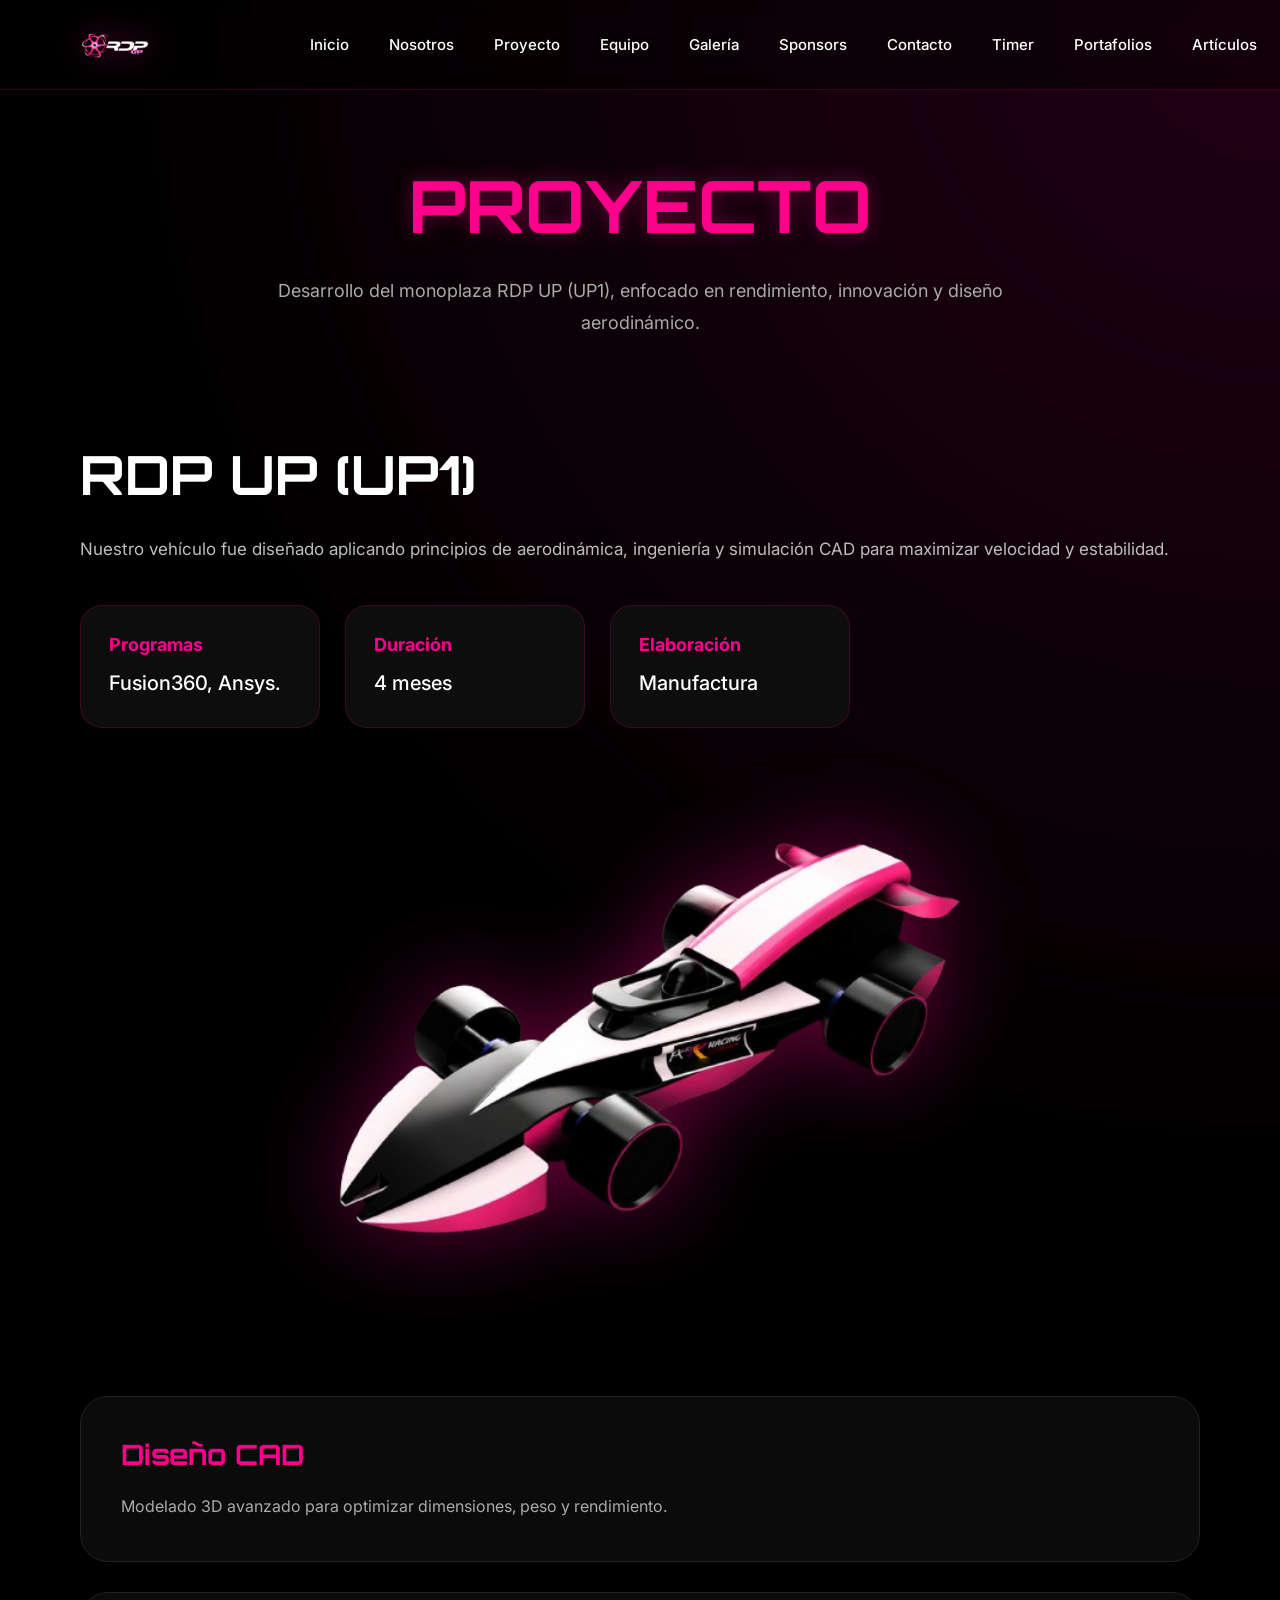
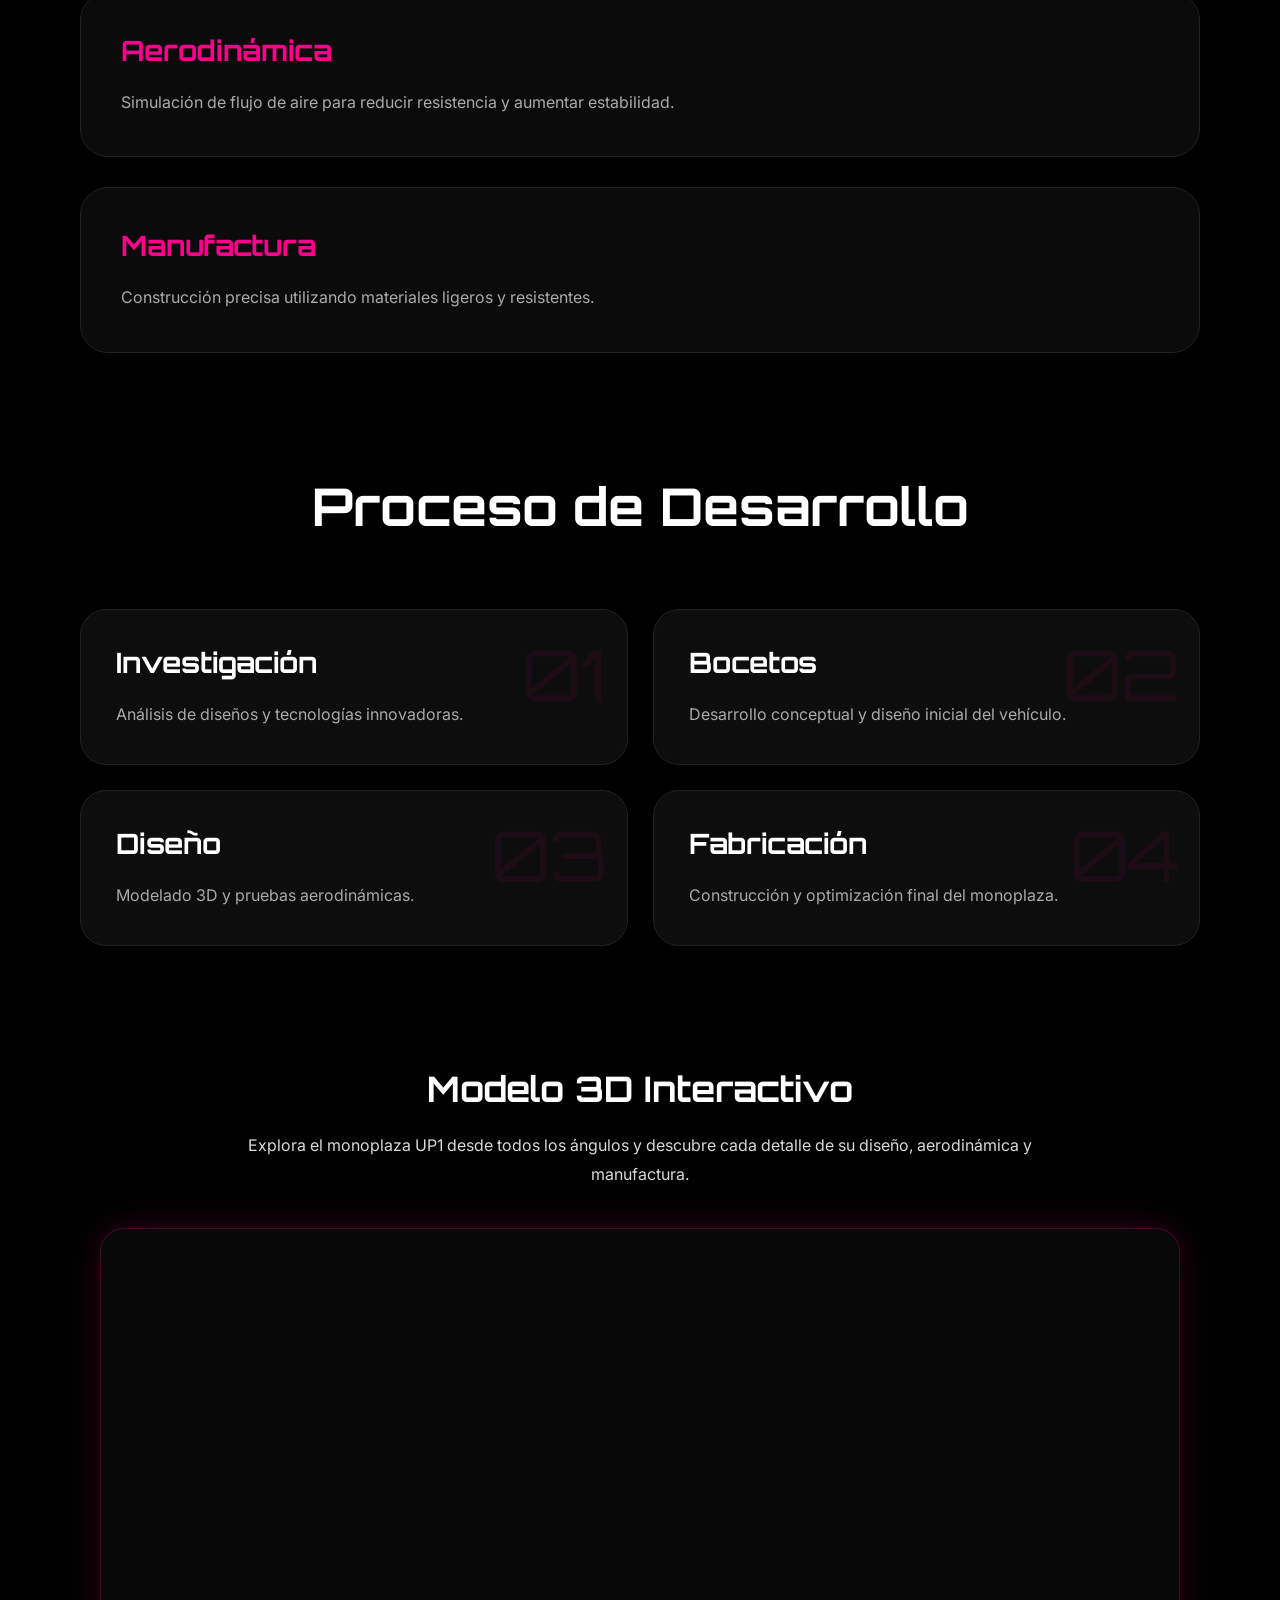
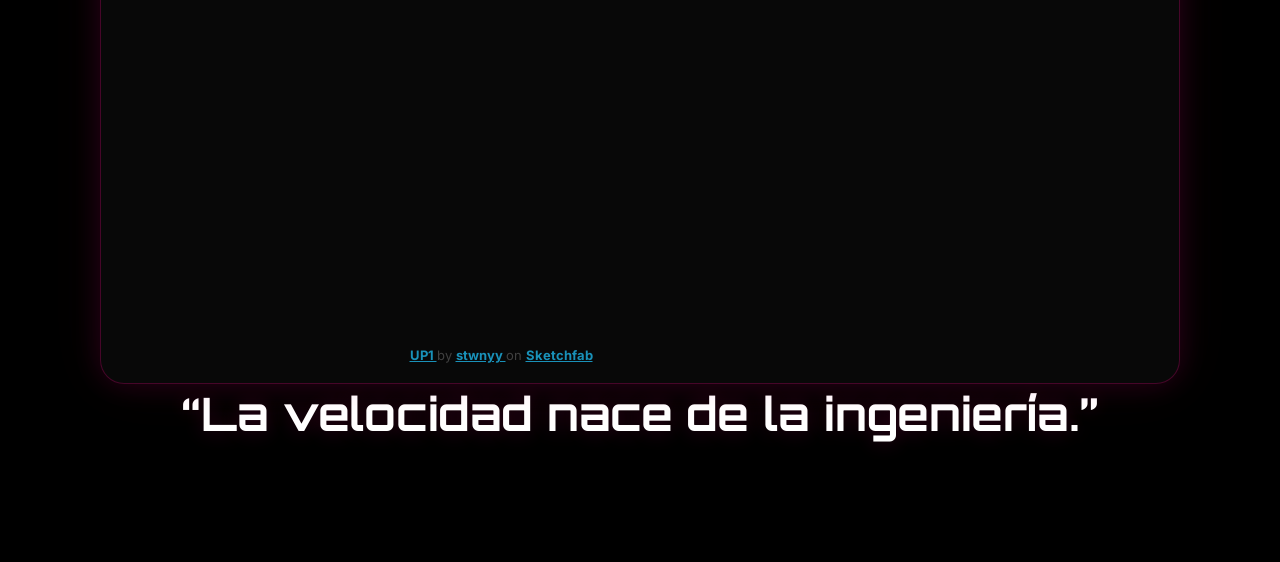
<file: proyecto.html>
<!DOCTYPE html>
<html lang="es">

<head>

    <meta charset="UTF-8">

    <meta name="viewport" content="width=device-width, initial-scale=1.0">

    <title>Proyecto | RDP UP</title>

    <link href="https://fonts.googleapis.com/css2?family=Orbitron:wght@400;600;700;800&family=Inter:wght@300;400;500;600&display=swap" rel="stylesheet">

    <link rel="stylesheet" href="css/style.css">

</head>

<body>

    <!-- BARRA -->
    <nav class="navbar">

        <div class="logo-container">

            <img src="assets/logo/logo.png" alt="RDP UP Logo" class="logo-img">

        </div>

        <div class="nav-links">

            <a href="index.html">Inicio</a>

            <a href="nosotros.html">Nosotros</a>

            <a href="proyecto.html">Proyecto</a>

            <a href="equipo.html">Equipo</a>

            <a href="galeria.html">Galería</a>

            <a href="sponsors.html">Sponsors</a>

            <a href="contacto.html">Contacto</a>

            <a href="timer.html">Timer</a>

            <a href="portafolios.html">Portafolios</a>

            <a href="articulos.html">Artículos</a>

            <a href="innovacion.html">Innovación</a>

        </div>

    </nav>

    <!-- PROYECTO -->
    <section class="project">

        <!-- TITULO -->
        <div class="project-title">

            <h1>PROYECTO</h1>

            <p>
                Desarrollo del monoplaza RDP UP (UP1),
                enfocado en rendimiento, innovación y diseño aerodinámico.
            </p>

        </div>

        <!-- HERO -->
        <div class="project-hero">

            <div class="project-info">

                <h2>RDP UP (UP1)</h2>

                <p>
                    Nuestro vehículo fue diseñado
                    aplicando principios de aerodinámica,
                    ingeniería y simulación CAD
                    para maximizar velocidad y estabilidad.
                </p>

                <div class="project-stats">

                    <div class="project-stat">

                        <h3>Programas</h3>

                        <span>Fusion360, Ansys.</span>

                    </div>

                    <div class="project-stat">

                        <h3>Duración</h3>

                        <span>4 meses</span>

                    </div>

                    <div class="project-stat">

                        <h3>Elaboración</h3>

                        <span>Manufactura</span>

                    </div>

                </div>

            </div>

            <div class="project-image">

                <img src="assets/cars/car.png" alt="RDP UP Car">

            </div>

        </div>

        <!-- FEATURES -->
        <div class="project-features">

            <div class="feature-card">

                <h2>Diseño CAD</h2>

                <p>
                    Modelado 3D avanzado para optimizar
                    dimensiones, peso y rendimiento.
                </p>

            </div>

            <div class="feature-card">

                <h2>Aerodinámica</h2>

                <p>
                    Simulación de flujo de aire para
                    reducir resistencia y aumentar estabilidad.
                </p>

            </div>

            <div class="feature-card">

                <h2>Manufactura</h2>

                <p>
                    Construcción precisa utilizando
                    materiales ligeros y resistentes.
                </p>

            </div>

        </div>

        <!-- PROCESO -->
        <div class="timeline-section">

            <h2>Proceso de Desarrollo</h2>

            <div class="timeline">

                <div class="timeline-item">

                    <span>01</span>

                    <h3>Investigación</h3>

                    <p>
                        Análisis de diseños y tecnologías innovadoras.
                    </p>

                </div>

                <div class="timeline-item">

                    <span>02</span>

                    <h3>Bocetos</h3>

                    <p>
                        Desarrollo conceptual y diseño inicial del vehículo.
                    </p>

                </div>

                <div class="timeline-item">

                    <span>03</span>

                    <h3>Diseño</h3>

                    <p>
                        Modelado 3D y pruebas aerodinámicas.
                    </p>

                </div>

                <div class="timeline-item">

                    <span>04</span>

                    <h3>Fabricación</h3>

                    <p>
                        Construcción y optimización final del monoplaza.
                    </p>

                </div>

            </div>

        </div>

<!-- MODELO 3D -->
<div class="project-video">

    <h2>Modelo 3D Interactivo</h2>

    <p>
        Explora el monoplaza UP1 desde todos los ángulos y descubre
        cada detalle de su diseño, aerodinámica y manufactura.
    </p>

    <div class="video-box">

        <div class="sketchfab-embed-wrapper">

            <iframe
                title="UP1"
                frameborder="0"
                allowfullscreen
                mozallowfullscreen="true"
                webkitallowfullscreen="true"
                allow="autoplay; fullscreen; xr-spatial-tracking"
                xr-spatial-tracking
                execution-while-out-of-viewport
                execution-while-not-rendered
                web-share
                width="1100"
                height="640"
                src="https://sketchfab.com/models/fcf27dbec619477aa9db7cb3aa970537/embed">
            </iframe>

            <p style="font-size:13px;font-weight:normal;margin:5px;color:#4A4A4A;">

                <a href="https://sketchfab.com/3d-models/up1-fcf27dbec619477aa9db7cb3aa970537?utm_medium=embed&utm_campaign=share-popup&utm_content=fcf27dbec619477aa9db7cb3aa970537"
                   target="_blank"
                   rel="nofollow"
                   style="font-weight:bold;color:#1CAAD9;">
                    UP1
                </a>

                by

                <a href="https://sketchfab.com/stwnyy?utm_medium=embed&utm_campaign=share-popup&utm_content=fcf27dbec619477aa9db7cb3aa970537"
                   target="_blank"
                   rel="nofollow"
                   style="font-weight:bold;color:#1CAAD9;">
                    stwnyy
                </a>

                on

                <a href="https://sketchfab.com?utm_medium=embed&utm_campaign=share-popup&utm_content=fcf27dbec619477aa9db7cb3aa970537"
                   target="_blank"
                   rel="nofollow"
                   style="font-weight:bold;color:#1CAAD9;">
                    Sketchfab
                </a>

            </p>

        </div>

    </div>

</div>

        <!-- FRASE FINAL -->
        <div class="project-quote">

            <h2>
                “La velocidad nace de la ingeniería.”
            </h2>

        </div>

    </section>

</body>

</html>
</file>
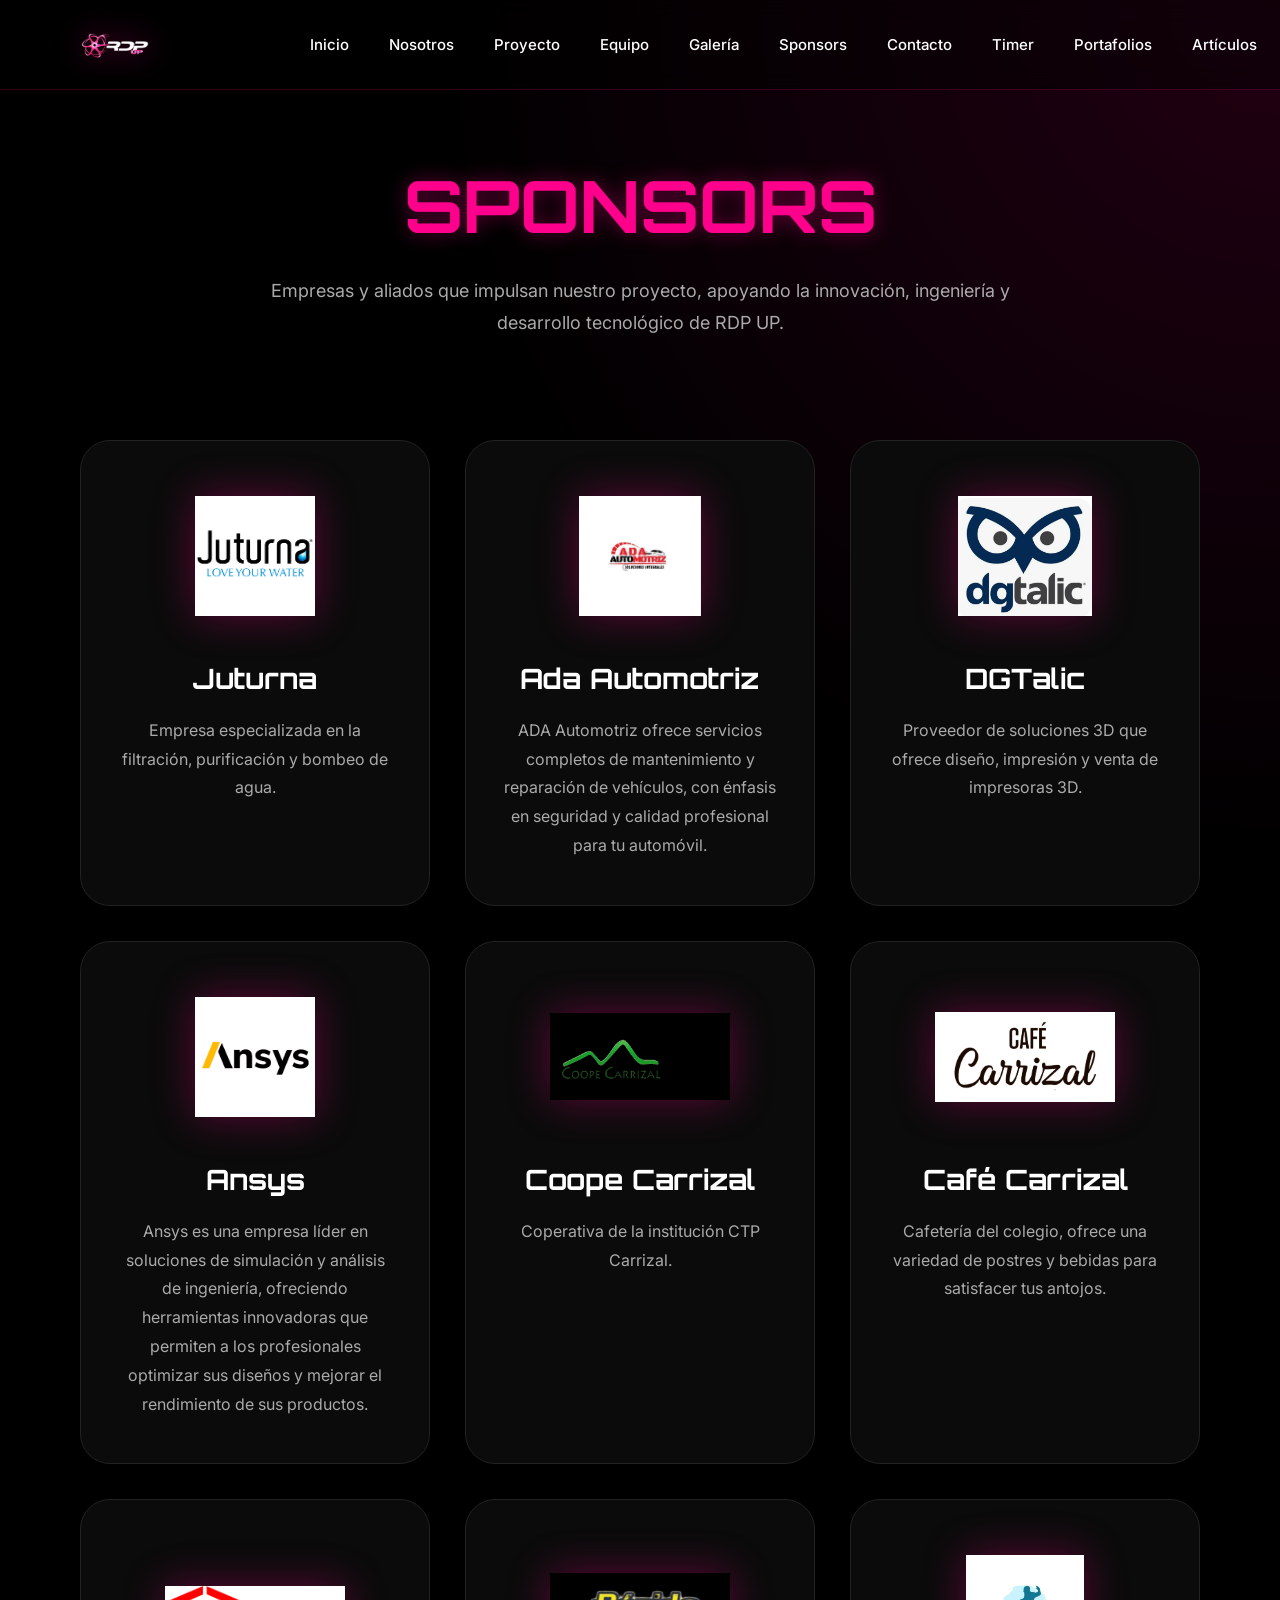
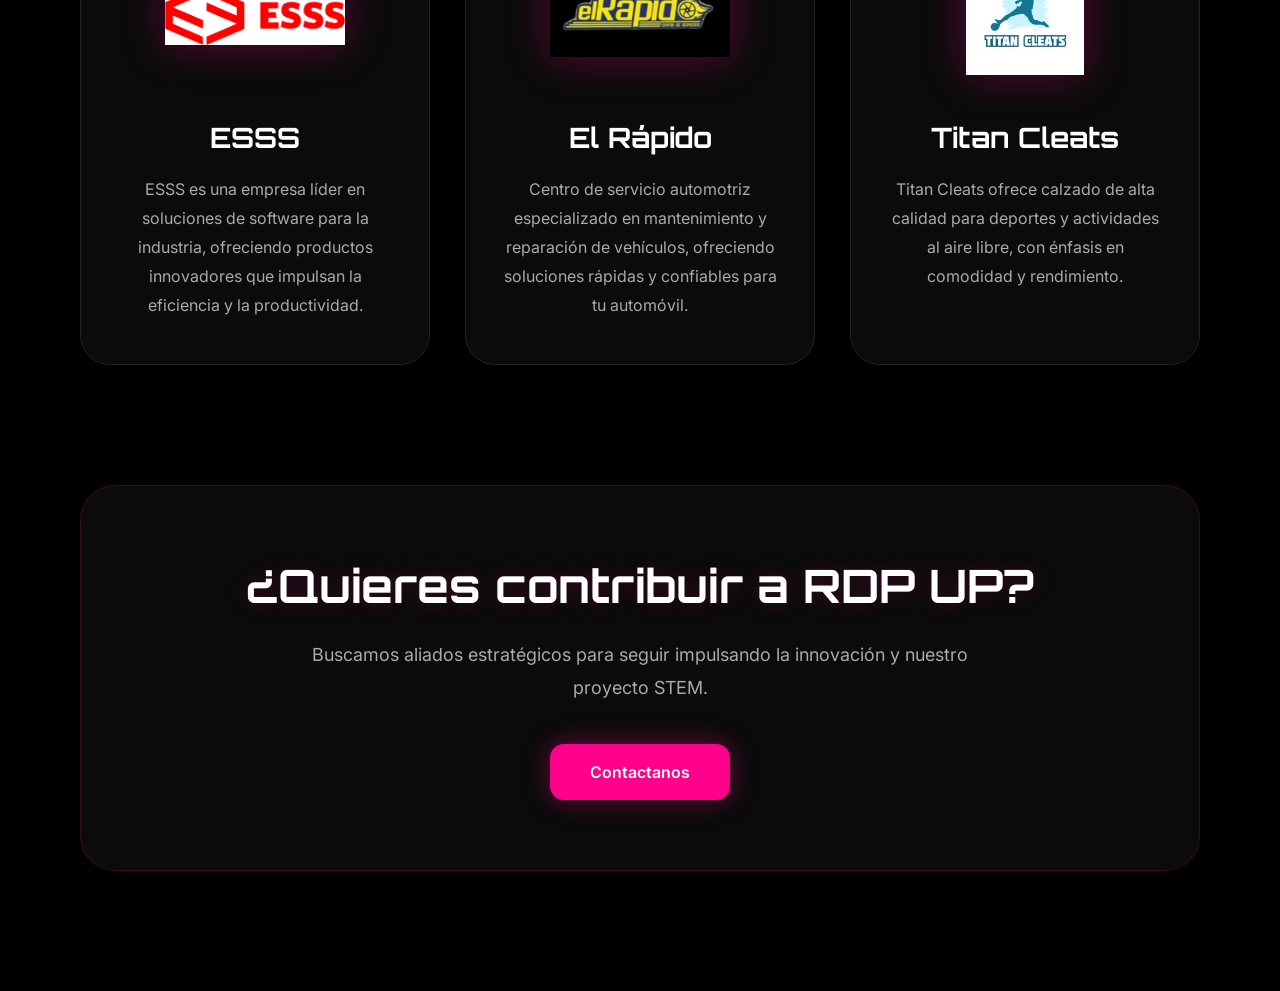
<file: sponsors.html>
<!DOCTYPE html>
<html lang="es">

<head>

    <meta charset="UTF-8">

    <meta name="viewport" content="width=device-width, initial-scale=1.0">

    <title>Sponsors | RDP UP</title>

    <!-- referencias -->
    <link href="https://fonts.googleapis.com/css2?family=Orbitron:wght@400;600;700;800&family=Inter:wght@300;400;500;600;700&display=swap" rel="stylesheet">

    <!-- css -->
    <link rel="stylesheet" href="css/style.css">

</head>

<body>

    <!-- barra -->
    <nav class="navbar">

        <!-- logo -->
        <div class="logo-container">

            <img src="assets/logo/logo.png" alt="RDP UP Logo" class="logo-img">

        </div>

        <!-- vinculos -->
        <div class="nav-links">

            <a href="index.html">Inicio</a>

            <a href="nosotros.html">Nosotros</a>

            <a href="proyecto.html">Proyecto</a>

            <a href="equipo.html">Equipo</a>

            <a href="galeria.html">Galería</a>

            <a href="sponsors.html">Sponsors</a>

            <a href="contacto.html">Contacto</a>

            <a href="timer.html">Timer</a>

            <a href="portafolios.html">Portafolios</a>

            <a href="articulos.html">Artículos</a>

            <a href="innovacion.html">Innovación</a>

        </div>

    </nav>

    <!-- sponsors -->
    <section class="sponsors">

        <!-- titulo -->
        <div class="sponsors-title">

            <h1>SPONSORS</h1>

            <p>
                Empresas y aliados que impulsan nuestro proyecto,
                apoyando la innovación, ingeniería y desarrollo
                tecnológico de RDP UP.
            </p>

        </div>

        <!-- grid -->
        <div class="sponsors-grid">

            <!-- sponsor 1 -->
            <div class="sponsor-card">

                <div class="sponsor-logo">

                    <img src="assets/sponsors/sponsor1.webp" alt="Sponsor 1">

                </div>

                <div class="sponsor-info">

                    <h2>Juturna</h2>

                    <p>
                        Empresa especializada en la filtración, purificación y bombeo de agua.
                    </p>

                </div>

            </div>

            <!-- sponsor 2 -->
            <div class="sponsor-card">

                <div class="sponsor-logo">

                    <img src="assets/sponsors/sponsor2.png" alt="Sponsor 2">

                </div>

                <div class="sponsor-info">

                    <h2>Ada Automotriz</h2>

                    <p>
                        ADA Automotriz ofrece servicios completos de mantenimiento y reparación de vehículos, con énfasis en seguridad y calidad profesional para tu automóvil.
                    </p>

                </div>

            </div>

            <!-- sponsor 3 -->
            <div class="sponsor-card">

                <div class="sponsor-logo">

                    <img src="assets/sponsors/sponsor3.png" alt="Sponsor 3">

                </div>

                <div class="sponsor-info">

                    <h2>DGTalic</h2>

                    <p>
                        Proveedor de soluciones 3D que ofrece diseño, impresión y venta de impresoras 3D.
                    </p>

                </div>

            </div>

            <!-- sponsor 4 -->
            <div class="sponsor-card">

                <div class="sponsor-logo">

                    <img src="assets/sponsors/sponsor4.png" alt="Sponsor 2">

                </div>

                <div class="sponsor-info">

                    <h2>Ansys</h2>

                    <p>
                        Ansys es una empresa líder en soluciones de simulación y análisis de ingeniería, ofreciendo herramientas innovadoras que permiten a los profesionales optimizar sus diseños y mejorar el rendimiento de sus productos.
                    </p>

                </div>

            </div>

            <!-- sponsor 5 -->
            <div class="sponsor-card">

                <div class="sponsor-logo">

                    <img src="assets/sponsors/sponsor5.jpeg" alt="Sponsor 2">

                </div>

                <div class="sponsor-info">

                    <h2>Coope Carrizal</h2>

                    <p>
                        Coperativa de la institución CTP Carrizal.
                    </p>

                </div>

            </div>

            <!-- sponsor 6 -->
            <div class="sponsor-card">

                <div class="sponsor-logo">

                    <img src="assets/sponsors/sponsor6.png" alt="Sponsor 2">

                </div>

                <div class="sponsor-info">

                    <h2>Café Carrizal</h2>

                    <p>
                        Cafetería del colegio, ofrece una variedad de postres y bebidas para satisfacer tus antojos.
                    </p>

                </div>

            </div>

            <!-- sponsor 7 -->
            <div class="sponsor-card">

                <div class="sponsor-logo">

                    <img src="assets/sponsors/sponsor7.png" alt="Sponsor 2">

                </div>

                <div class="sponsor-info">

                    <h2>ESSS</h2>

                    <p>
                        ESSS es una empresa líder en soluciones de software para la industria, ofreciendo productos innovadores que impulsan la eficiencia y la productividad.
                    </p>

                </div>

            </div>

            <!-- sponsor 8 -->
            <div class="sponsor-card">

                <div class="sponsor-logo">

                    <img src="assets/sponsors/sponsor8.jpg" alt="Sponsor 2">

                </div>

                <div class="sponsor-info">

                    <h2>El Rápido</h2>

                    <p>
                        Centro de servicio automotriz especializado en mantenimiento y reparación de vehículos, ofreciendo soluciones rápidas y confiables para tu automóvil.
                    </p>

                </div>

            </div>

            <!-- sponsor 9 -->
            <div class="sponsor-card">

                <div class="sponsor-logo">

                    <img src="assets/sponsors/sponsor9.png" alt="Sponsor 2">

                </div>

                <div class="sponsor-info">

                    <h2>Titan Cleats</h2>

                    <p>
                        Titan Cleats ofrece calzado de alta calidad para deportes y actividades al aire libre, con énfasis en comodidad y rendimiento.
                    </p>

                </div>

            </div>

        </div>

        <!-- contribuir -->
        <div class="sponsor-cta">

            <h2>
                ¿Quieres contribuir a RDP UP?
            </h2>

            <p>
                Buscamos aliados estratégicos para seguir impulsando la innovación y nuestro proyecto STEM.
            </p>

            <a href="contacto.html" class="sponsor-btn">
                Contactanos
            </a>

        </div>

    </section>

</body>

</html>
</file>
<file: css/style.css>
*{
    margin:0;
    padding:0;
    box-sizing:border-box;
}

body{

    background:
    radial-gradient(circle at top right,#ff008c22,transparent 30%),
    #000000;

    color:white;

    font-family:'Inter',sans-serif;

    overflow-x:hidden;
}

/* ilumnado */

.bg-glow{

    position:fixed;

    width:700px;
    height:700px;

    background:radial-gradient(circle,#ff008c33 0%, transparent 70%);

    top:-200px;
    right:-200px;

    z-index:-1;
}

/* barra */

.navbar{

    width:100%;
    height:90px;

    display:flex;
    align-items:center;
    justify-content:flex-start;

    padding:0 80px;

    position:fixed;

    top:0;
    left:0;

    z-index:1000;

    background:rgba(0,0,0,0.45);

    backdrop-filter:blur(10px);

    border-bottom:1px solid #ff008c33;
}

/* loguito */

.logo-container{

    display:flex;
    align-items:center;
}

.logo-img{

    height:70px;

    width:auto;

    object-fit:contain;

    filter:drop-shadow(0 0 15px #ff008c88);

    transition:0.3s;
}

.logo-img:hover{

    transform:scale(1.05);

    filter:drop-shadow(0 0 25px #ff008c);
}

/* links */

.nav-links{

    display:flex;

    gap:40px;

    margin-left:80px;
}

.nav-links a{

    color:white;

    text-decoration:none;

    font-size:15px;

    font-weight:500;

    position:relative;

    transition:0.3s;
}

.nav-links a:hover{

    color:#ff008c;
}

.nav-links a::after{

    content:"";

    position:absolute;

    left:0;
    bottom:-8px;

    width:0%;
    height:2px;

    background:#ff008c;

    transition:0.3s;
}

.nav-links a:hover::after{

    width:100%;
}

/* principal */

.hero{

    min-height:100vh;

    display:flex;
    align-items:center;
    justify-content:space-between;

    padding:140px 80px 80px;

    position:relative;
}

.hero-text{

    width:50%;

    z-index:2;
}

.subtitle{

    color:#ff008c;

    letter-spacing:4px;

    margin-bottom:20px;

    font-size:14px;
}

.hero h1{

    font-family:'Orbitron',sans-serif;

    font-size:85px;

    line-height:1;

    margin-bottom:30px;

    text-transform:uppercase;
}

.hero h1 span{

    color:#ff008c;

    text-shadow:0 0 20px #ff008c;
}

.hero p{

    color:#cccccc;

    font-size:18px;

    line-height:1.7;

    max-width:550px;

    margin-bottom:40px;
}

/* botones */

.buttons{

    display:flex;

    gap:20px;
}

.btn{

    padding:18px 35px;

    border-radius:12px;

    text-decoration:none;

    font-weight:600;

    transition:0.3s;
}

.btn-primary{

    background:#ff008c;

    color:white;

    box-shadow:0 0 25px #ff008c88;
}

.btn-primary:hover{

    transform:translateY(-5px);

    box-shadow:0 0 45px #ff008c;
}

.btn-secondary{

    border:1px solid #ff008c;

    color:white;
}

.btn-secondary:hover{

    background:#ff008c22;
}

/* carro */

.hero-image{

    width:50%;

    display:flex;
    justify-content:center;
}

.hero-image img{

    width:100%;

    max-width:850px;

    filter:drop-shadow(0 0 30px #ff008c88);

    animation:float 4s ease-in-out infinite;
}

/* texto */

@keyframes float{

    0%{
        transform:translateY(0px);
    }

    50%{
        transform:translateY(-15px);
    }

    100%{
        transform:translateY(0px);
    }
}

/* estadisticas */

.stats{

    width:100%;

    display:grid;

    grid-template-columns:repeat(4,1fr);

    gap:20px;

    padding:0 80px 80px;
}

.stat-card{

    background:#0d0d0d;

    border:1px solid #ff008c33;

    padding:30px;

    border-radius:20px;

    transition:0.3s;
}

.stat-card:hover{

    transform:translateY(-8px);

    border-color:#ff008c;

    box-shadow:0 0 30px #ff008c22;
}

.stat-card h3{

    color:#ff008c;

    margin-bottom:15px;
}

.stat-card p{

    font-size:40px;

    font-family:'Orbitron',sans-serif;
}

/* partes */

.features{

    padding:60px 80px 120px;

    display:grid;

    grid-template-columns:repeat(3,1fr);

    gap:30px;
}

.feature{

    background:#0b0b0b;

    border:1px solid #222;

    border-radius:25px;

    padding:40px;

    transition:0.4s;
}

.feature:hover{

    border-color:#ff008c;

    transform:translateY(-10px);

    box-shadow:0 0 40px #ff008c22;
}

.feature h2{

    color:#ff008c;

    margin-bottom:20px;

    font-size:28px;

    font-family:'Orbitron',sans-serif;
}

.feature p{

    color:#aaa;

    line-height:1.7;
}

/* lineas */

.lines{

    position:absolute;

    width:100%;
    height:100%;

    overflow:hidden;

    z-index:0;
}

.line{

    position:absolute;

    width:300px;
    height:2px;

    background:linear-gradient(to right, transparent, #ff008c);

    animation:move 5s linear infinite;

    opacity:0.3;
}

.line:nth-child(1){

    top:20%;
    left:-300px;
}

.line:nth-child(2){

    top:50%;
    left:-500px;

    animation-delay:2s;
}

.line:nth-child(3){

    top:75%;
    left:-400px;

    animation-delay:4s;
}

@keyframes move{

    0%{
        transform:translateX(0);
    }

    100%{
        transform:translateX(1800px);
    }
}

/* medio */

@media(max-width:1200px){

    .hero{

        flex-direction:column;

        text-align:center;
    }

    .hero-text,
    .hero-image{

        width:100%;
    }

    .hero h1{

        font-size:55px;
    }

    .buttons{

        justify-content:center;
    }

    .stats{

        grid-template-columns:repeat(2,1fr);
    }

    .features{

        grid-template-columns:1fr;
    }

    .navbar{

        padding:0 30px;
    }
}

@media(max-width:700px){

    .hero{

        padding:140px 25px 60px;
    }

    .stats{

        padding:0 25px 60px;

        grid-template-columns:1fr;
    }

    .features{

        padding:40px 25px 100px;
    }

    .hero h1{

        font-size:42px;
    }

    .nav-links{

        display:none;
    }

    .logo-img{

        height:55px;
    }
}

/* ========================= */
/* fondos */

/*
<link href="https://fonts.googleapis.com/css2?family=Orbitron:wght@400;600;700;800&family=Inter:wght@300;400;500;600&display=swap" rel="stylesheet">
*/

/* reset */
/* ========================= */

*{
    margin:0;
    padding:0;
    box-sizing:border-box;
}

/* ========================= */
/* cuerpo */
/* ========================= */

body{

    background:
    radial-gradient(circle at top right,#ff008c22,transparent 30%),
    #000000;

    color:white;

    font-family:'Inter',sans-serif;

    overflow-x:hidden;
}

/* ========================= */
/* barra */
/* ========================= */

.navbar{

    width:100%;

    height:90px;

    display:flex;

    align-items:center;

    justify-content:flex-start;

    gap:80px;

    padding:0 80px;

    position:fixed;

    top:0;
    left:0;

    z-index:1000;

    background:rgba(0,0,0,0.45);

    backdrop-filter:blur(10px);

    border-bottom:1px solid #ff008c33;
}

/* ========================= */
/* logo de barra */
/* ========================= */

.logo-img{

    height:70px;

    width:auto;

    object-fit:contain;

    filter:drop-shadow(0 0 15px #ff008c88);

    transition:0.3s;
}

.logo-img:hover{

    transform:scale(1.05);

    filter:drop-shadow(0 0 25px #ff008c);
}

/* ========================= */
/* links */
/* ========================= */

.nav-links{

    display:flex;

    gap:40px;
}

.nav-links a{

    color:white;

    text-decoration:none;

    font-size:15px;

    font-weight:500;

    position:relative;

    transition:0.3s;
}

.nav-links a:hover{

    color:#ff008c;
}

.nav-links a::after{

    content:"";

    position:absolute;

    left:0;
    bottom:-8px;

    width:0%;

    height:2px;

    background:#ff008c;

    transition:0.3s;
}

.nav-links a:hover::after{

    width:100%;
}

/* ========================= */
/* nosotros */
/* ========================= */

.about{

    width:100%;

    padding:160px 80px 120px;

    position:relative;
}

/* ========================= */
/* titulo */
/* ========================= */

.about-title{

    text-align:center;

    margin-bottom:100px;
}

.about-title h1{

    width:100%;

    display:flex;

    justify-content:center;

    align-items:center;

    margin-bottom:5px;
}

/* ========================= */
/* logo grande */
/* ========================= */

.about-logo{

    width:400px !important;

    height:auto !important;

    display:block;

    margin:auto;

    object-fit:contain;

    filter:drop-shadow(0 0 30px #ff008c88);

    transition:0.3s;
}

.about-logo:hover{

    transform:scale(1.03);

    filter:drop-shadow(0 0 45px #ff008c);
}

.about-title p{

    color:#aaaaaa;

    font-size:18px;

    line-height:1.8;

    max-width:750px;

    margin:auto;
}

/* ========================= */
/* contenido */
/* ========================= */

.about-content{

    display:flex;

    align-items:center;

    justify-content:space-between;

    gap:70px;

    margin-bottom:120px;
}

/* ========================= */
/* texto */
/* ========================= */

.about-text{

    width:50%;
}

.about-text h2{

    font-size:42px;

    margin-bottom:25px;

    font-family:'Orbitron',sans-serif;
}

.about-text p{

    color:#bdbdbd;

    line-height:1.8;

    font-size:17px;

    margin-bottom:35px;
}

/* ========================= */
/* mision y vision */
/* ========================= */

.mission-vision{

    display:flex;

    gap:25px;
}

.info-card{

    background:#0d0d0d;

    border:1px solid #ff008c33;

    border-radius:22px;

    padding:30px;

    transition:0.3s;
}

.info-card:hover{

    transform:translateY(-8px);

    border-color:#ff008c;

    box-shadow:0 0 35px #ff008c22;
}

.info-card h3{

    color:#ff008c;

    margin-bottom:15px;

    font-size:24px;

    font-family:'Orbitron',sans-serif;
}

.info-card p{

    margin-bottom:0;
}

/* ========================= */
/* imagen */
/* ========================= */

.about-image{

    width:50%;

    display:flex;

    justify-content:center;
}

.about-image img{

    width:100%;

    max-width:700px;

    filter:drop-shadow(0 0 35px #ff008c66);

    animation:float 4s ease-in-out infinite;
}

/* ========================= */
/* valores */
/* ========================= */

.values{

    display:grid;

    grid-template-columns:repeat(4,1fr);

    gap:25px;

    margin-bottom:120px;
}

.value-card{

    background:#0b0b0b;

    border:1px solid #222;

    border-radius:22px;

    padding:35px;

    transition:0.3s;
}

.value-card:hover{

    transform:translateY(-10px);

    border-color:#ff008c;

    box-shadow:0 0 35px #ff008c22;
}

.value-card h3{

    color:#ff008c;

    margin-bottom:20px;

    font-size:24px;

    font-family:'Orbitron',sans-serif;
}

.value-card p{

    color:#aaaaaa;

    line-height:1.7;
}

/* ========================= */
/* frase */
/* ========================= */

.about-quote{

    text-align:center;
}

.about-quote h2{

    font-size:44px;

    font-family:'Orbitron',sans-serif;

    text-shadow:0 0 20px #ff008c33;
}

/* ========================= */
/* textoo */
/* ========================= */

@keyframes float{

    0%{
        transform:translateY(0px);
    }

    50%{
        transform:translateY(-15px);
    }

    100%{
        transform:translateY(0px);
    }
}

/* ========================= */
/* medio */
/* ========================= */

@media(max-width:1200px){

    .about-content{

        flex-direction:column;
    }

    .about-text,
    .about-image{

        width:100%;
    }

    .values{

        grid-template-columns:repeat(2,1fr);
    }
}

@media(max-width:700px){

    .navbar{

        padding:0 20px;

        gap:30px;
    }

    .nav-links{

        display:none;
    }

    .logo-img{

        height:55px;
    }

    .about{

        padding:130px 25px 100px;
    }

    .about-logo{

        width:95% !important;
    }

    .about-title p{

        font-size:16px;
    }

    .about-text h2{

        font-size:30px;
    }

    .mission-vision{

        flex-direction:column;
    }

    .values{

        grid-template-columns:1fr;
    }

    .about-quote h2{

        font-size:28px;
    }
}

/* ========================= */
/* equipo */
/* ========================= */

.team{

    width:100%;

    padding:160px 80px 120px;

    position:relative;
}

/* ========================= */
/* titulo */
/* ========================= */

.team-title{

    text-align:center;

    margin-bottom:100px;
}

.team-title h1{

    font-size:72px;

    font-family:'Orbitron',sans-serif;

    color:#ff008c;

    margin-bottom:25px;

    text-shadow:0 0 20px #ff008c66;
}

.team-title p{

    color:#aaaaaa;

    font-size:18px;

    line-height:1.8;

    max-width:750px;

    margin:auto;
}

/* ========================= */
/* GRID */
/* ========================= */

.team-grid{

    display:grid;

    grid-template-columns:repeat(4,1fr);

    gap:30px;

    margin-bottom:120px;
}

/* ========================= */
/* CARD */
/* ========================= */

.team-card{

    background:#0b0b0b;

    border:1px solid #222;

    border-radius:28px;

    overflow:hidden;

    transition:0.4s;

    position:relative;
}

.team-card:hover{

    transform:translateY(-12px);

    border-color:#ff008c;

    box-shadow:0 0 40px #ff008c22;
}

/* ========================= */
/* IMAGEN */
/* ========================= */

.team-image{

    width:100%;

    height:320px;

    overflow:hidden;

    position:relative;
}

.team-image img{

    width:100%;

    height:100%;

    object-fit:cover;

    transition:0.5s;
}

.team-card:hover .team-image img{

    transform:scale(1.08);
}

/* ========================= */
/* INFO */
/* ========================= */

.team-info{

    padding:30px;
}

.team-info h2{

    font-size:28px;

    font-family:'Orbitron',sans-serif;

    margin-bottom:10px;
}

.team-info h3{

    color:#ff008c;

    margin-bottom:18px;

    font-size:18px;

    font-weight:600;
}

.team-info p{

    color:#aaaaaa;

    line-height:1.7;

    font-size:15px;
}

/* ========================= */
/* FRASE */
/* ========================= */

.team-quote{

    text-align:center;
}

.team-quote h2{

    font-size:44px;

    font-family:'Orbitron',sans-serif;

    text-shadow:0 0 20px #ff008c33;
}

/* ========================= */
/* RESPONSIVE */
/* ========================= */

@media(max-width:1300px){

    .team-grid{

        grid-template-columns:repeat(2,1fr);
    }
}

@media(max-width:700px){

    .team{

        padding:130px 25px 100px;
    }

    .team-title h1{

        font-size:48px;
    }

    .team-title p{

        font-size:16px;
    }

    .team-grid{

        grid-template-columns:1fr;
    }

    .team-image{

        height:280px;
    }

    .team-quote h2{

        font-size:28px;
    }
}

/* ========================= */
/* GALERIA */
/* ========================= */

.gallery{

    width:100%;

    padding:160px 80px 120px;

    position:relative;
}

/* ========================= */
/* TITULO */
/* ========================= */

.gallery-title{

    text-align:center;

    margin-bottom:100px;
}

.gallery-title h1{

    font-size:72px;

    font-family:'Orbitron',sans-serif;

    color:#ff008c;

    margin-bottom:25px;

    text-shadow:0 0 20px #ff008c66;
}

.gallery-title p{

    color:#aaaaaa;

    font-size:18px;

    line-height:1.8;

    max-width:750px;

    margin:auto;
}

/* ========================= */
/* GRID */
/* ========================= */

.gallery-grid{

    display:grid;

    grid-template-columns:repeat(3,1fr);

    grid-auto-rows:280px;

    gap:25px;

    margin-bottom:120px;
}

/* ========================= */
/* ITEM */
/* ========================= */

.gallery-item{

    position:relative;

    overflow:hidden;

    border-radius:28px;

    border:1px solid #222;

    background:#0b0b0b;

    transition:0.4s;
}

.gallery-item:hover{

    transform:translateY(-10px);

    border-color:#ff008c;

    box-shadow:0 0 40px #ff008c22;
}

/* ========================= */
/* ITEMS GRANDES */
/* ========================= */

.gallery-item.large{

    grid-column:span 2;
}

/* ========================= */
/* IMAGEN */
/* ========================= */

.gallery-item img{

    width:100%;

    height:100%;

    object-fit:cover;

    transition:0.6s;
}

.gallery-item:hover img{

    transform:scale(1.08);
}

/* ========================= */
/* OVERLAY */
/* ========================= */

.gallery-overlay{

    position:absolute;

    inset:0;

    background:
    linear-gradient(to top,
    rgba(0,0,0,0.9),
    rgba(0,0,0,0.1));

    display:flex;

    align-items:flex-end;

    padding:30px;

    opacity:1;
}

.gallery-overlay h2{

    color:white;

    font-size:28px;

    font-family:'Orbitron',sans-serif;

    text-shadow:0 0 10px #000;
}

/* ========================= */
/* FRASE */
/* ========================= */

.gallery-quote{

    text-align:center;
}

.gallery-quote h2{

    font-size:44px;

    font-family:'Orbitron',sans-serif;

    text-shadow:0 0 20px #ff008c33;
}

/* ========================= */
/* RESPONSIVE */
/* ========================= */

@media(max-width:1200px){

    .gallery-grid{

        grid-template-columns:repeat(2,1fr);
    }

    .gallery-item.large{

        grid-column:span 2;
    }
}

@media(max-width:700px){

    .gallery{

        padding:130px 25px 100px;
    }

    .gallery-title h1{

        font-size:48px;
    }

    .gallery-title p{

        font-size:16px;
    }

    .gallery-grid{

        grid-template-columns:1fr;

        grid-auto-rows:260px;
    }

    .gallery-item.large{

        grid-column:span 1;
    }

    .gallery-overlay h2{

        font-size:22px;
    }

    .gallery-quote h2{

        font-size:28px;
    }
}

/* ========================= */
/* PROYECTO */
/* ========================= */

.project{

    width:100%;

    padding:160px 80px 120px;

    position:relative;
}

/* ========================= */
/* TITULO */
/* ========================= */

.project-title{

    text-align:center;

    margin-bottom:100px;
}

.project-title h1{

    font-size:72px;

    font-family:'Orbitron',sans-serif;

    color:#ff008c;

    margin-bottom:25px;

    text-shadow:0 0 20px #ff008c66;
}

.project-title p{

    color:#aaaaaa;

    font-size:18px;

    line-height:1.8;

    max-width:760px;

    margin:auto;
}

/* ========================= */
/* HERO */
/* ========================= */

.project-hero{

    display:flex;

    align-items:center;

    justify-content:space-between;

    gap:80px;

    margin-bottom:120px;
}

/* ========================= */
/* INFO */
/* ========================= */

.project-info{

    width:50%;
}

.project-info h2{

    font-size:54px;

    font-family:'Orbitron',sans-serif;

    margin-bottom:25px;
}

.project-info p{

    color:#bdbdbd;

    line-height:1.9;

    font-size:17px;

    margin-bottom:40px;
}

/* ========================= */
/* STATS */
/* ========================= */

.project-stats{

    display:flex;

    gap:25px;

    flex-wrap:wrap;
}

.project-stat{

    background:#0d0d0d;

    border:1px solid #ff008c33;

    border-radius:22px;

    padding:28px;

    min-width:240px;

    max-width:320px;

    transition:0.3s;
}

.project-stat:hover{

    transform:translateY(-8px);

    border-color:#ff008c;

    box-shadow:0 0 35px #ff008c22;
}

.project-stat h3{

    color:#ff008c;

    margin-bottom:12px;

    font-size:18px;
}

.project-stat span{

    font-size:20px;

    font-family:'Inter',sans-serif;

    font-weight:500;

    line-height:1.6;

    color:#ffffff;

    display:block;
}

/* ========================= */
/* IMAGEN */
/* ========================= */

.project-image{

    width:50%;

    display:flex;

    justify-content:center;
}

.project-image img{

    width:100%;

    max-width:760px;

    filter:drop-shadow(0 0 45px #ff008c66);

    animation:float 4s ease-in-out infinite;
}

/* ========================= */
/* FEATURES */
/* ========================= */

.project-features{

    display:grid;

    grid-template-columns:repeat(3,1fr);

    gap:30px;

    margin-bottom:120px;
}

.feature-card{

    background:#0b0b0b;

    border:1px solid #222;

    border-radius:28px;

    padding:40px;

    transition:0.4s;
}

.feature-card:hover{

    transform:translateY(-10px);

    border-color:#ff008c;

    box-shadow:0 0 40px #ff008c22;
}

.feature-card h2{

    color:#ff008c;

    margin-bottom:20px;

    font-size:28px;

    font-family:'Orbitron',sans-serif;
}

.feature-card p{

    color:#aaaaaa;

    line-height:1.8;
}

/* ========================= */
/* TIMELINE */
/* ========================= */

.timeline-section{

    margin-bottom:120px;
}

.timeline-section h2{

    text-align:center;

    font-size:52px;

    font-family:'Orbitron',sans-serif;

    margin-bottom:70px;
}

/* ========================= */
/* TIMELINE GRID */
/* ========================= */

.timeline{

    display:grid;

    grid-template-columns:repeat(4,1fr);

    gap:25px;
}

.timeline-item{

    background:#0d0d0d;

    border:1px solid #222;

    border-radius:26px;

    padding:35px;

    transition:0.4s;

    position:relative;

    overflow:hidden;
}

.timeline-item:hover{

    transform:translateY(-10px);

    border-color:#ff008c;

    box-shadow:0 0 40px #ff008c22;
}

.timeline-item span{

    position:absolute;

    top:20px;
    right:20px;

    font-size:70px;

    font-family:'Orbitron',sans-serif;

    color:#ff008c11;
}

.timeline-item h3{

    font-size:28px;

    margin-bottom:20px;

    position:relative;

    z-index:2;

    font-family:'Orbitron',sans-serif;
}

.timeline-item p{

    color:#aaaaaa;

    line-height:1.8;

    position:relative;

    z-index:2;
}

/* =========================
   MODELO 3D SKETCHFAB
========================= */

.project-video {
    width: 100%;
    text-align: center;
    margin-top: 120px;
}

.project-video h2 {
    font-family: 'Orbitron', sans-serif;
    font-size: 2.2rem;
    margin-bottom: 20px;
}

.project-video p {
    max-width: 800px;
    margin: 0 auto 40px;
    line-height: 1.8;
    opacity: 0.85;
}

.video-box {
    width: 100%;
    max-width: 1200px;
    margin: 0 auto;
    padding: 0 20px;
}

.sketchfab-embed-wrapper {
    width: 100%;
    background: rgba(255,255,255,0.03);
    border: 1px solid rgba(255,0,140,0.25);
    border-radius: 24px;
    overflow: hidden;
    backdrop-filter: blur(10px);
    box-shadow:
        0 0 30px rgba(255,0,140,0.15),
        0 0 60px rgba(255,0,140,0.05);
}

.sketchfab-embed-wrapper iframe {
    width: 100%;
    height: 700px;
    border: none;
    display: block;
}

.sketchfab-embed-wrapper p {
    padding: 15px;
    margin: 0 !important;
}

/* =========================
   RESPONSIVE
========================= */

@media (max-width: 992px) {

    .sketchfab-embed-wrapper iframe {
        height: 550px;
    }

}

@media (max-width: 768px) {

    .project-video {
        margin-top: 80px;
    }

    .project-video h2 {
        font-size: 1.8rem;
    }

    .sketchfab-embed-wrapper iframe {
        height: 450px;
    }

}

@media (max-width: 480px) {

    .project-video h2 {
        font-size: 1.5rem;
    }

    .project-video p {
        font-size: 0.95rem;
    }

    .sketchfab-embed-wrapper {
        border-radius: 18px;
    }

    .sketchfab-embed-wrapper iframe {
        height: 320px;
    }

}

/* ========================= */
/* FRASE */
/* ========================= */

.project-quote{

    text-align:center;
}

.project-quote h2{

    font-size:46px;

    font-family:'Orbitron',sans-serif;

    text-shadow:0 0 20px #ff008c33;
}

/* ========================= */
/* FLOAT */
/* ========================= */

@keyframes float{

    0%{
        transform:translateY(0px);
    }

    50%{
        transform:translateY(-15px);
    }

    100%{
        transform:translateY(0px);
    }
}

/* ========================= */
/* RESPONSIVE */
/* ========================= */

@media(max-width:1300px){

    .project-hero{

        flex-direction:column;
    }

    .project-info,
    .project-image{

        width:100%;
    }

    .project-features{

        grid-template-columns:1fr;
    }

    .timeline{

        grid-template-columns:repeat(2,1fr);
    }
}

@media(max-width:700px){

    .project{

        padding:130px 25px 100px;
    }

    .project-title h1{

        font-size:48px;
    }

    .project-title p{

        font-size:16px;
    }

    .project-info h2{

        font-size:38px;
    }

    .project-stats{

        flex-direction:column;
    }

    .timeline{

        grid-template-columns:1fr;
    }

    .timeline-section h2{

        font-size:34px;
    }

    .project-video h2{

        font-size:34px;
    }

    .project-video p{

        font-size:16px;
    }

    .project-quote h2{

        font-size:28px;
    }
}

/* ========================= */
/* SPONSORS */
/* ========================= */

.sponsors{

    width:100%;

    padding:160px 80px 120px;

    position:relative;
}

/* ========================= */
/* TITULO */
/* ========================= */

.sponsors-title{

    text-align:center;

    margin-bottom:100px;
}

.sponsors-title h1{

    font-size:72px;

    font-family:'Orbitron',sans-serif;

    color:#ff008c;

    margin-bottom:25px;

    text-shadow:0 0 20px #ff008c66;
}

.sponsors-title p{

    color:#aaaaaa;

    font-size:18px;

    line-height:1.8;

    max-width:760px;

    margin:auto;
}

/* ========================= */
/* GRID */
/* ========================= */

.sponsors-grid{

    display:grid;

    grid-template-columns:repeat(3,1fr);

    gap:35px;

    margin-bottom:120px;
}

/* ========================= */
/* CARD */
/* ========================= */

.sponsor-card{

    background:#0b0b0b;

    border:1px solid #222;

    border-radius:30px;

    padding:45px 35px;

    transition:0.4s;

    text-align:center;

    position:relative;

    overflow:hidden;
}

.sponsor-card:hover{

    transform:translateY(-12px);

    border-color:#ff008c;

    box-shadow:0 0 45px #ff008c22;
}

/* ========================= */
/* LOGO */
/* ========================= */

.sponsor-logo{

    width:100%;

    height:140px;

    display:flex;

    align-items:center;

    justify-content:center;

    margin-bottom:35px;
}

.sponsor-logo img{

    max-width:180px;

    max-height:120px;

    object-fit:contain;

    filter:drop-shadow(0 0 20px #ff008c55);

    transition:0.4s;
}

.sponsor-card:hover .sponsor-logo img{

    transform:scale(1.08);

    filter:drop-shadow(0 0 30px #ff008c);
}

/* ========================= */
/* INFO */
/* ========================= */

.sponsor-info h2{

    font-size:28px;

    font-family:'Orbitron',sans-serif;

    margin-bottom:20px;

    color:white;
}

.sponsor-info p{

    color:#aaaaaa;

    line-height:1.8;

    font-size:16px;
}

/* ========================= */
/* CTA */
/* ========================= */

.sponsor-cta{

    text-align:center;

    background:#0b0b0b;

    border:1px solid #ff008c33;

    border-radius:35px;

    padding:70px 50px;
}

.sponsor-cta h2{

    font-size:46px;

    font-family:'Orbitron',sans-serif;

    margin-bottom:25px;

    text-shadow:0 0 20px #ff008c33;
}

.sponsor-cta p{

    color:#aaaaaa;

    font-size:18px;

    line-height:1.8;

    max-width:700px;

    margin:auto auto 40px;
}

/* ========================= */
/* BOTON */
/* ========================= */

.sponsor-btn{

    display:inline-block;

    padding:18px 40px;

    background:#ff008c;

    color:white;

    text-decoration:none;

    border-radius:14px;

    font-weight:600;

    transition:0.3s;

    box-shadow:0 0 25px #ff008c66;
}

.sponsor-btn:hover{

    transform:translateY(-5px);

    box-shadow:0 0 45px #ff008c;
}

/* ========================= */
/* RESPONSIVE */
/* ========================= */

@media(max-width:1200px){

    .sponsors-grid{

        grid-template-columns:1fr;
    }
}

@media(max-width:700px){

    .sponsors{

        padding:130px 25px 100px;
    }

    .sponsors-title h1{

        font-size:48px;
    }

    .sponsors-title p{

        font-size:16px;
    }

    .sponsor-cta{

        padding:50px 25px;
    }

    .sponsor-cta h2{

        font-size:32px;
    }

    .sponsor-cta p{

        font-size:16px;
    }
}

/* ========================= */
/* CONTACTO */
/* ========================= */

.contact{

    width:100%;

    padding:160px 80px 120px;

    position:relative;
}

/* ========================= */
/* TITULO */
/* ========================= */

.contact-title{

    text-align:center;

    margin-bottom:100px;
}

.contact-title h1{

    font-size:72px;

    font-family:'Orbitron',sans-serif;

    color:#ff008c;

    margin-bottom:25px;

    text-shadow:0 0 20px #ff008c66;
}

.contact-title p{

    color:#aaaaaa;

    font-size:18px;

    line-height:1.8;

    max-width:750px;

    margin:auto;
}

/* ========================= */
/* CONTENIDO */
/* ========================= */

.contact-container{

    display:flex;

    gap:40px;

    align-items:flex-start;

    justify-content:center;

    margin-bottom:120px;
}

/* ========================= */
/* INFO */
/* ========================= */

.contact-info{

    width:40%;

    display:flex;

    flex-direction:column;

    gap:30px;
}

.contact-card{

    background:#0b0b0b;

    border:1px solid #222;

    border-radius:28px;

    padding:40px;

    transition:0.4s;
}

.contact-card:hover{

    transform:translateY(-10px);

    border-color:#ff008c;

    box-shadow:0 0 40px #ff008c22;
}

.contact-card h2{

    color:#ff008c;

    margin-bottom:20px;

    font-size:28px;

    font-family:'Orbitron',sans-serif;
}

.contact-card p{

    color:#aaaaaa;

    line-height:1.8;

    font-size:17px;
}

/* ========================= */
/* REDES */
/* ========================= */

.socials-section{

    width:60%;

    background:#0b0b0b;

    border:1px solid #222;

    border-radius:28px;

    padding:40px;

    transition:0.4s;
}

.socials-section:hover{

    border-color:#ff008c;

    box-shadow:0 0 40px #ff008c22;
}

.socials-section h2{

    color:#ff008c;

    font-size:34px;

    margin-bottom:35px;

    font-family:'Orbitron',sans-serif;
}

/* ========================= */
/* GRID REDES */
/* ========================= */

.socials-grid{

    display:grid;

    grid-template-columns:repeat(2,1fr);

    gap:25px;
}

/* ========================= */
/* CARD RED SOCIAL */
/* ========================= */

.social-card{

    background:#111111;

    border:1px solid #222;

    border-radius:24px;

    padding:35px;

    text-decoration:none;

    transition:0.4s;
}

.social-card:hover{

    transform:translateY(-8px);

    border-color:#ff008c;

    background:#151515;

    box-shadow:0 0 35px #ff008c22;
}

.social-card h3{

    color:#ff008c;

    margin-bottom:15px;

    font-size:26px;

    font-family:'Orbitron',sans-serif;
}

.social-card p{

    color:#aaaaaa;

    font-size:17px;

    line-height:1.7;
}

/* ========================= */
/* FRASE */
/* ========================= */

.contact-quote{

    text-align:center;
}

.contact-quote h2{

    font-size:44px;

    font-family:'Orbitron',sans-serif;

    text-shadow:0 0 20px #ff008c33;
}

/* ========================= */
/* RESPONSIVE */
/* ========================= */

@media(max-width:1100px){

    .contact-container{

        flex-direction:column;
    }

    .contact-info,
    .socials-section{

        width:100%;
    }
}

@media(max-width:700px){

    .contact{

        padding:130px 25px 100px;
    }

    .contact-title h1{

        font-size:48px;
    }

    .contact-title p{

        font-size:16px;
    }

    .socials-grid{

        grid-template-columns:1fr;
    }

    .contact-card,
    .social-card,
    .socials-section{

        padding:30px;
    }

    .contact-quote h2{

        font-size:28px;
    }
}

/* ========================= */
/* TIMER */
/* ========================= */

.timer-body{

    overflow-x:hidden;
}

/* SECTION */

.timer-section{

    width:100%;

    min-height:100vh;

    display:flex;

    justify-content:center;

    align-items:center;

    padding:140px 20px 80px;
}

/* CONTAINER */

.timer-container{

    width:100%;

    max-width:560px;

    background:#0b0b0b;

    border:1px solid #ff008c22;

    border-radius:32px;

    overflow:hidden;

    box-shadow:0 0 50px #ff008c11;

    position:relative;

    z-index:2;
}

/* TOP */

.timer-top{

    padding:35px 20px 25px;

    border-bottom:1px solid #ffffff08;
}

/* LOGO */

.timer-logo{

    display:flex;

    justify-content:center;
}

.timer-logo img{

    width:180px;

    height:auto;

    object-fit:contain;

    filter:drop-shadow(0 0 18px #ff008c88);
}

/* INSTRUCTIONS */

.timer-instructions{

    text-align:center;

    padding:25px 25px 18px;

    color:#cccccc;

    line-height:1.7;

    font-size:15px;
}

.timer-instructions span{

    color:#ff008c;

    font-weight:600;
}

/* LIGHTS */

.lights-wrapper{

    display:flex;

    justify-content:center;

    gap:12px;

    padding:20px 15px 28px;
}

.light-column{

    width:64px;

    height:330px;

    background:black;

    border-radius:24px;

    display:flex;

    flex-direction:column;

    justify-content:space-evenly;

    align-items:center;

    border:2px solid #ff008c22;

    transition:0.3s;
}

.bulb{

    width:40px;

    height:40px;

    border-radius:50%;

    background:#181818;

    transition:0.2s;
}

/* STATS */

.timer-stats{

    margin:0 18px 18px;

    display:grid;

    grid-template-columns:1fr 1fr;

    border-radius:22px;

    overflow:hidden;

    border:1px solid #ffffff08;
}

.timer-stat{

    background:#101010;

    text-align:center;

    padding:22px 10px;
}

.timer-stat:first-child{

    border-right:1px solid #ffffff08;
}

.timer-stat h4{

    color:#888888;

    font-size:12px;

    letter-spacing:2px;

    margin-bottom:12px;

    font-weight:500;
}

.timer-stat p{

    color:#ff008c;

    font-size:40px;

    font-family:'Orbitron',sans-serif;

    font-weight:800;
}

/* STATUS */

.timer-status{

    text-align:center;

    color:#ff008c;

    font-size:18px;

    min-height:26px;

    margin-bottom:18px;

    font-family:'Orbitron',sans-serif;
}

/* HISTORY */

.timer-history{

    margin:0 18px 22px;

    border-radius:24px;

    overflow:hidden;

    border:1px solid #ffffff08;
}

.timer-history-title{

    background:#101010;

    text-align:center;

    padding:18px;

    border-bottom:1px solid #ffffff08;

    font-size:16px;

    font-family:'Orbitron',sans-serif;
}

.timer-history-list{

    background:#0d0d0d;

    max-height:240px;

    overflow-y:auto;
}

.timer-history-item{

    display:flex;

    justify-content:space-between;

    align-items:center;

    padding:16px 18px;

    border-bottom:1px solid #ffffff05;
}

.timer-history-item:last-child{

    border-bottom:none;
}

.timer-left{

    display:flex;

    align-items:center;

    gap:12px;
}

.timer-number{

    color:#ff008c;

    font-size:18px;

    font-weight:700;
}

.timer-time{

    font-size:17px;

    font-family:'Orbitron',sans-serif;
}

.best{

    color:#ff008c;
}

.timer-clock{

    color:#777777;

    font-size:12px;
}

/* RESPONSIVE */

@media(max-width:700px){

    .timer-section{

        padding:120px 15px 60px;
    }

    .lights-wrapper{

        gap:8px;
    }

    .light-column{

        width:50px;

        height:280px;
    }

    .bulb{

        width:32px;

        height:32px;
    }

    .timer-stat p{

        font-size:30px;
    }

    .timer-logo img{

        width:140px;
    }
}

/* ========================= */
/* TIMER */
/* ========================= */

.timer-body{

    background:
    radial-gradient(circle at top right,#ff008c22,transparent 30%),
    #000000;

    overflow-x:hidden;

    min-height:100vh;
}

/* ========================= */
/* TIMER SECTION */
/* ========================= */

.timer{

    width:100%;

    min-height:100vh;

    display:flex;

    justify-content:center;

    align-items:flex-start;

    padding:150px 25px 100px;
}

/* ========================= */
/* CONTAINER */
/* ========================= */

.timer-container{

    width:100%;

    max-width:620px;

    background:#0b0b0b;

    border:1px solid #ff008c22;

    border-radius:32px;

    padding:40px 30px;

    position:relative;

    overflow:hidden;
}

/* ========================= */
/* HEADER */
/* ========================= */

.timer-header{

    text-align:center;

    margin-bottom:40px;
}

.timer-subtitle{

    color:#ff008c;

    letter-spacing:4px;

    font-size:13px;

    margin-bottom:18px;
}

.timer-header h1{

    font-size:52px;

    line-height:1.1;

    margin-bottom:20px;

    font-family:'Orbitron',sans-serif;

    text-shadow:0 0 20px #ff008c33;
}

.timer-description{

    color:#bdbdbd;

    font-size:16px;

    line-height:1.7;
}

/* ========================= */
/* LIGHTS */
/* ========================= */

.lights-wrapper{

    display:flex;

    justify-content:center;

    gap:12px;

    margin-bottom:45px;
}

.light-column{

    width:68px;

    height:340px;

    background:#000000;

    border-radius:24px;

    border:2px solid #ff008c22;

    display:flex;

    flex-direction:column;

    justify-content:space-evenly;

    align-items:center;
}

.bulb{

    width:40px;

    height:40px;

    border-radius:50%;

    background:#181818;

    transition:background 0s;
}

.bulb.active{

    background:#ff008c;

    box-shadow:
    0 0 10px #ff008c,
    0 0 25px #ff008c;
}

/* ========================= */
/* TIME */
/* ========================= */

.reaction-time{

    text-align:center;

    font-size:72px;

    font-family:'Orbitron',sans-serif;

    color:#ff008c;

    margin-bottom:20px;

    text-shadow:0 0 20px #ff008c44;
}

/* ========================= */
/* STATUS */
/* ========================= */

.timer-status{

    text-align:center;

    color:#d0d0d0;

    font-size:16px;

    margin-bottom:40px;

    min-height:24px;
}

/* ========================= */
/* STATS */
/* ========================= */

.timer-stats{

    display:grid;

    grid-template-columns:repeat(2,1fr);

    gap:20px;

    margin-bottom:35px;
}

.timer-stat{

    background:#101010;

    border:1px solid #222;

    border-radius:22px;

    padding:28px;

    text-align:center;
}

.timer-stat h3{

    color:#9f9f9f;

    font-size:13px;

    letter-spacing:2px;

    margin-bottom:15px;

    font-weight:500;
}

.timer-stat p{

    color:#ff008c;

    font-size:38px;

    font-family:'Orbitron',sans-serif;
}

/* ========================= */
/* HISTORY */
/* ========================= */

.history{

    background:#101010;

    border:1px solid #222;

    border-radius:24px;

    overflow:hidden;
}

.history-title{

    padding:20px;

    text-align:center;

    font-size:16px;

    border-bottom:1px solid #1d1d1d;

    font-family:'Orbitron',sans-serif;
}

.history-list{

    max-height:260px;

    overflow-y:auto;
}

.history-item{

    padding:18px 22px;

    border-bottom:1px solid #1a1a1a;

    display:flex;

    justify-content:center;

    align-items:center;

    color:#d5d5d5;

    font-family:'Orbitron',sans-serif;

    font-size:18px;
}

.history-item:last-child{

    border-bottom:none;
}

/* ========================= */
/* RESPONSIVE */
/* ========================= */

@media(max-width:700px){

    .timer{

        padding:130px 20px 80px;
    }

    .timer-container{

        padding:30px 18px;
    }

    .timer-header h1{

        font-size:34px;
    }

    .timer-description{

        font-size:15px;
    }

    .lights-wrapper{

        gap:8px;
    }

    .light-column{

        width:52px;

        height:270px;
    }

    .bulb{

        width:30px;

        height:30px;
    }

    .reaction-time{

        font-size:48px;
    }

    .timer-stat p{

        font-size:28px;
    }

    .history-item{

        font-size:16px;
    }
}

/* ========================= */
/* PORTAFOLIOS */
/* ========================= */

.portafolios{

    width:100%;

    padding:160px 80px 120px;

    position:relative;
}

/* ========================= */
/* TITULO */
/* ========================= */

.portafolios-title{

    text-align:center;

    margin-bottom:100px;
}

.portafolios-title h1{

    font-size:72px;

    font-family:'Orbitron',sans-serif;

    color:#ff008c;

    margin-bottom:25px;

    text-shadow:0 0 20px #ff008c66;
}

.portafolios-title p{

    color:#aaaaaa;

    font-size:18px;

    line-height:1.8;

    max-width:760px;

    margin:auto;
}

/* ========================= */
/* GRID */
/* ========================= */

.portafolios-grid{

    display:grid;

    grid-template-columns:repeat(3,1fr);

    gap:35px;
}

/* ========================= */
/* CARD */
/* ========================= */

.portafolio-card{

    background:#0b0b0b;

    border:1px solid #222;

    border-radius:28px;

    overflow:hidden;

    text-decoration:none;

    transition:0.4s;

    position:relative;
}

.portafolio-card:hover{

    transform:translateY(-12px);

    border-color:#ff008c;

    box-shadow:0 0 40px #ff008c22;
}

/* ========================= */
/* IMAGEN */
/* ========================= */

.portafolio-image{

    width:100%;

    height:260px;

    overflow:hidden;
}

.portafolio-image img{

    width:100%;

    height:100%;

    object-fit:cover;

    transition:0.5s;
}

.portafolio-card:hover .portafolio-image img{

    transform:scale(1.08);
}

/* ========================= */
/* CONTENIDO */
/* ========================= */

.portafolio-content{

    padding:35px;
}

.portafolio-content h2{

    color:#ff008c;

    font-size:32px;

    margin-bottom:18px;

    font-family:'Orbitron',sans-serif;
}

.portafolio-content p{

    color:#bdbdbd;

    line-height:1.8;

    margin-bottom:30px;

    font-size:16px;
}

.portafolio-content span{

    color:white;

    font-weight:600;

    transition:0.3s;
}

.portafolio-card:hover span{

    color:#ff008c;
}

/* ========================= */
/* RESPONSIVE */
/* ========================= */

@media(max-width:1200px){

    .portafolios-grid{

        grid-template-columns:1fr;
    }
}

@media(max-width:700px){

    .portafolios{

        padding:130px 25px 100px;
    }

    .portafolios-title h1{

        font-size:48px;
    }

    .portafolios-title p{

        font-size:16px;
    }

    .portafolio-image{

        height:220px;
    }

    .portafolio-content{

        padding:28px;
    }

    .portafolio-content h2{

        font-size:26px;
    }
}

/* ========================= */
/* EMPRESARIAL */
/* ========================= */

.portfolio-page{

    width:100%;

    min-height:100vh;

    padding:160px 80px 120px;

    position:relative;
}

/* ========================= */
/* HEADER */
/* ========================= */

.portfolio-header{

    text-align:center;

    margin-bottom:80px;
}

.portfolio-header h1{

    font-size:72px;

    font-family:'Orbitron',sans-serif;

    color:#ff008c;

    margin-bottom:25px;

    text-shadow:0 0 20px #ff008c66;
}

.portfolio-header p{

    color:#aaaaaa;

    font-size:18px;

    line-height:1.8;

    max-width:850px;

    margin:auto;
}

/* ========================= */
/* BOTONES */
/* ========================= */

.back-top{

    display:flex;

    justify-content:flex-start;

    margin-bottom:50px;
}

.back-bottom{

    display:flex;

    justify-content:center;

    margin-top:90px;
}

.back-btn{

    padding:16px 34px;

    border-radius:14px;

    text-decoration:none;

    color:white;

    background:#111111;

    border:1px solid #ff008c44;

    font-weight:600;

    transition:0.3s;
}

.back-btn:hover{

    background:#ff008c22;

    border-color:#ff008c;

    transform:translateY(-5px);

    box-shadow:0 0 30px #ff008c33;
}

/* ========================= */
/* GRID */
/* ========================= */

.portfolio-grid-horizontal{

    display:flex;

    flex-direction:column;

    gap:50px;
}

/* ========================= */
/* CARD */
/* ========================= */

.portfolio-card{

    width:100%;

    background:#0b0b0b;

    border:1px solid #222;

    border-radius:28px;

    overflow:hidden;

    transition:0.4s;
}

.portfolio-card:hover{

    transform:translateY(-10px);

    border-color:#ff008c;

    box-shadow:0 0 40px #ff008c22;
}

/* ========================= */
/* IMAGEN */
/* ========================= */

.horizontal-image{

    width:100%;

    display:block;

    object-fit:cover;
}

/* ========================= */
/* NUMERO PAGINA */
/* ========================= */

.page-number{

    padding:22px;

    text-align:center;

    font-size:18px;

    color:#ff008c;

    font-family:'Orbitron',sans-serif;

    border-top:1px solid #222;
}

/* ========================= */
/* RESPONSIVE */
/* ========================= */

@media(max-width:1200px){

    .portfolio-header h1{

        font-size:56px;
    }
}

@media(max-width:700px){

    .portfolio-page{

        padding:130px 25px 100px;
    }

    .portfolio-header{

        margin-bottom:60px;
    }

    .portfolio-header h1{

        font-size:42px;
    }

    .portfolio-header p{

        font-size:16px;
    }

    .portfolio-grid-horizontal{

        gap:30px;
    }

    .back-btn{

        width:100%;

        text-align:center;
    }

    .page-number{

        font-size:16px;
    }
}

/* ========================= */
/* DISEÑO */
/* ========================= */

.portfolio-page{

    width:100%;

    min-height:100vh;

    padding:160px 80px 120px;

    position:relative;
}

/* ========================= */
/* HEADER */
/* ========================= */

.portfolio-header{

    text-align:center;

    margin-bottom:80px;
}

.portfolio-header h1{

    font-size:72px;

    font-family:'Orbitron',sans-serif;

    color:#ff008c;

    margin-bottom:25px;

    text-shadow:0 0 20px #ff008c66;
}

.portfolio-header p{

    color:#aaaaaa;

    font-size:18px;

    line-height:1.8;

    max-width:850px;

    margin:auto;
}

/* ========================= */
/* BOTONES */
/* ========================= */

.back-top{

    display:flex;

    justify-content:flex-start;

    margin-bottom:50px;
}

.back-bottom{

    display:flex;

    justify-content:center;

    margin-top:90px;
}

.back-btn{

    padding:16px 34px;

    border-radius:14px;

    text-decoration:none;

    color:white;

    background:#111111;

    border:1px solid #ff008c44;

    font-weight:600;

    transition:0.3s;
}

.back-btn:hover{

    background:#ff008c22;

    border-color:#ff008c;

    transform:translateY(-5px);

    box-shadow:0 0 30px #ff008c33;
}

/* ========================= */
/* GRID */
/* ========================= */

.portfolio-grid-horizontal{

    display:flex;

    flex-direction:column;

    align-items:center;

    gap:50px;
}

/* ========================= */
/* CARD */
/* ========================= */

.portfolio-card{

    width:100%;

    max-width:50%;

    background:#0b0b0b;

    border:1px solid #222;

    border-radius:28px;

    overflow:hidden;

    transition:0.4s;
}

.portfolio-card:hover{

    transform:translateY(-10px);

    border-color:#ff008c;

    box-shadow:0 0 40px #ff008c22;
}

/* ========================= */
/* IMAGEN */
/* ========================= */

.horizontal-image{

    width:100%;

    display:block;

    object-fit:cover;
}

/* ========================= */
/* NUMERO PAGINA */
/* ========================= */

.page-number{

    padding:22px;

    text-align:center;

    font-size:18px;

    color:#ff008c;

    font-family:'Orbitron',sans-serif;

    border-top:1px solid #222;
}

/* ========================= */
/* RESPONSIVE */
/* ========================= */

@media(max-width:1200px){

    .portfolio-header h1{

        font-size:56px;
    }
}

@media(max-width:700px){

    .portfolio-page{

        padding:130px 25px 100px;
    }

    .portfolio-header{

        margin-bottom:60px;
    }

    .portfolio-header h1{

        font-size:42px;
    }

    .portfolio-header p{

        font-size:16px;
    }

    .portfolio-grid-horizontal{

        gap:30px;
    }

    .portfolio-card{

        max-width:100%;
    }

    .back-btn{

        width:100%;

        text-align:center;
    }

    .page-number{

        font-size:16px;
    }
}

/* ========================= */
/* PORTAFOLIO INGENIERÍA */
/* ========================= */

.portfolio-page{

    width:100%;

    padding:140px 80px 100px;

    display:flex;

    flex-direction:column;

    align-items:center;
}

/* ========================= */
/* TITULO */
/* ========================= */

.portfolio-title{

    text-align:center;

    margin-bottom:70px;
}

.portfolio-title h1{

    font-size:72px;

    font-family:'Orbitron',sans-serif;

    color:#ff008c;

    margin-bottom:20px;

    text-shadow:0 0 20px #ff008c66;
}

.portfolio-title p{

    color:#aaaaaa;

    font-size:18px;

    max-width:750px;

    line-height:1.8;

    margin:auto;
}

/* ========================= */
/* BOTONES */
/* ========================= */

.portfolio-buttons{

    width:100%;

    display:flex;

    justify-content:center;

    margin:40px 0;
}

.back-btn{

    padding:16px 40px;

    border-radius:14px;

    background:#ff008c;

    color:white;

    text-decoration:none;

    font-weight:600;

    transition:0.3s;

    box-shadow:0 0 25px #ff008c55;
}

.back-btn:hover{

    transform:translateY(-5px);

    box-shadow:0 0 35px #ff008c;
}

/* ========================= */
/* GRID */
/* ========================= */

.portfolio-grid{

    width:100%;

    max-width:1200px;

    display:flex;

    flex-direction:column;

    gap:40px;
}

/* ========================= */
/* PAGINAS */
/* ========================= */

.portfolio-page-card{

    width:100%;

    background:#0b0b0b;

    border:1px solid #222;

    border-radius:26px;

    overflow:hidden;

    transition:0.4s;
}

.portfolio-page-card:hover{

    border-color:#ff008c;

    transform:translateY(-8px);

    box-shadow:0 0 40px #ff008c22;
}

/* ========================= */
/* IMAGENES */
/* ========================= */

.portfolio-page-card img{

    width:100%;

    height:auto;

    display:block;

    object-fit:cover;
}

/* ========================= */
/* TEXTO */
/* ========================= */

.page-info{

    padding:25px 30px;
}

.page-info h2{

    font-size:28px;

    font-family:'Orbitron',sans-serif;

    margin-bottom:10px;
}

.page-info p{

    color:#aaaaaa;

    line-height:1.7;
}

/* ========================= */
/* RESPONSIVE */
/* ========================= */

@media(max-width:900px){

    .portfolio-page{

        padding:130px 25px 80px;
    }

    .portfolio-title h1{

        font-size:46px;
    }

    .portfolio-title p{

        font-size:16px;
    }

    .page-info h2{

        font-size:22px;
    }
}

/* ================================= */
/* ARTICULOS HERO */
/* ================================= */

.articulos-hero{

    padding:170px 80px 80px;

    text-align:center;
}

.articulos-hero h1{

    font-family:'Orbitron',sans-serif;

    font-size:70px;

    color:white;

    margin-bottom:20px;

    text-shadow:0 0 25px #ff008c66;
}

.articulos-hero p{

    color:#bdbdbd;

    font-size:18px;

    max-width:700px;

    margin:auto;

    line-height:1.8;
}

/* ================================= */
/* GRID PRODUCTOS */
/* ================================= */

.articulos-grid{

    padding:0 80px 100px;

    display:grid;

    grid-template-columns:repeat(2,1fr);

    gap:35px;
}

/* ================================= */
/* CARD */
/* ================================= */

.articulo-card{

    background:#0f141c;

    border:1px solid #ff008c22;

    border-radius:25px;

    padding:30px;

    position:relative;

    overflow:hidden;

    transition:0.4s;
}

.articulo-card:hover{

    transform:translateY(-10px);

    border-color:#ff008c;

    box-shadow:0 0 35px #ff008c22;
}

/* ================================= */
/* BADGE */
/* ================================= */

.badge{

    position:absolute;

    top:20px;
    right:20px;

    background:#ff008c;

    color:white;

    font-size:11px;

    font-weight:600;

    padding:8px 14px;

    border-radius:50px;

    letter-spacing:1px;
}

/* ================================= */
/* IMAGEN */
/* ================================= */

.articulo-card img{

    width:100%;

    height:280px;

    object-fit:contain;

    margin-bottom:25px;

    transition:0.4s;
}

.articulo-card:hover img{

    transform:scale(1.05);
}

/* ================================= */
/* TITULO */
/* ================================= */

.articulo-card h3{

    font-family:'Orbitron',sans-serif;

    color:#ff008c;

    font-size:24px;

    margin-bottom:15px;
}

/* ================================= */
/* TEXTO */
/* ================================= */

.articulo-card p{

    color:#bdbdbd;

    line-height:1.7;

    margin-bottom:25px;
}

/* ================================= */
/* PRECIO */
/* ================================= */

.articulo-card span{

    display:block;

    font-family:'Orbitron',sans-serif;

    font-size:32px;

    color:white;

    text-shadow:0 0 15px #ff008c66;
}

/* ================================= */
/* PACK */
/* ================================= */

.pack-rdp{

    width:calc(100% - 160px);

    margin:auto;

    background:#0f141c;

    border:1px solid #ff008c44;

    border-radius:30px;

    padding:60px;

    text-align:center;

    margin-bottom:120px;
}

.pack-rdp:hover{

    box-shadow:0 0 50px #ff008c22;
}

.pack-rdp h2{

    font-family:'Orbitron',sans-serif;

    font-size:42px;

    color:#ff008c;

    margin-bottom:40px;
}

.pack-rdp img{

    width:100%;

    max-width:500px;

    margin-bottom:40px;

    object-fit:contain;
}

.pack-rdp ul{

    list-style:none;

    margin-bottom:35px;
}

.pack-rdp li{

    color:#d4d4d4;

    margin:12px 0;

    font-size:18px;
}

.pack-rdp span{

    display:block;

    font-family:'Orbitron',sans-serif;

    font-size:50px;

    color:white;

    text-shadow:0 0 25px #ff008c88;
}

/* ================================= */
/* CONTACTO */
/* ================================= */

.articulos-contacto{

    text-align:center;

    padding:0 80px 120px;
}

.articulos-contacto h2{

    font-family:'Orbitron',sans-serif;

    font-size:42px;

    color:white;

    margin-bottom:20px;
}

.articulos-contacto p{

    color:#bdbdbd;

    margin-bottom:40px;

    font-size:18px;
}

/* ================================= */
/* RESPONSIVE */
/* ================================= */

@media(max-width:1000px){

    .articulos-grid{

        grid-template-columns:1fr;
    }

    .pack-rdp{

        width:calc(100% - 50px);
    }

    .articulos-hero h1{

        font-size:50px;
    }
}

@media(max-width:700px){

    .articulos-hero{

        padding:140px 25px 60px;
    }

    .articulos-grid{

        padding:0 25px 60px;
    }

    .pack-rdp{

        width:calc(100% - 50px);

        padding:35px 20px;
    }

    .articulos-contacto{

        padding:0 25px 80px;
    }

    .articulos-hero h1{

        font-size:38px;
    }

    .pack-rdp h2{

        font-size:28px;
    }

    .pack-rdp span{

        font-size:36px;
    }
}

/* ================================= */
/* INNOVACION HERO */
/* ================================= */

.innovacion-hero{

    padding:180px 80px 100px;

    text-align:center;

    max-width:1000px;

    margin:auto;
}

.innovacion-hero h1{

    font-family:'Orbitron',sans-serif;

    font-size:90px;

    margin-bottom:25px;

    text-transform:uppercase;
}

.innovacion-hero h1 span{

    color:#ff008c;

    text-shadow:0 0 20px #ff008c;
}

.innovacion-hero p{

    max-width:800px;

    margin:auto;

    color:#bfbfbf;

    line-height:1.8;

    font-size:18px;
}

/* ================================= */
/* VIDEO */
/* ================================= */

.innovacion-video{

    padding:0 80px 100px;

    text-align:center;
}

.innovacion-video h2{

    font-family:'Orbitron',sans-serif;

    color:#ff008c;

    margin-bottom:40px;

    font-size:38px;
}

.video-container{

    max-width:300px;

    margin:auto;

    border-radius:25px;

    overflow:hidden;

    border:1px solid #ff008c33;

    box-shadow:0 0 30px #ff008c22;
}

.video-container video{

    width:100%;

    display:block;
}

/* ================================= */
/* DESCRIPCION */
/* ================================= */

.innovacion-descripcion{

    padding:0 80px 100px;

    max-width:1000px;

    margin:auto;

    text-align:center;
}

.innovacion-descripcion h2{

    font-family:'Orbitron',sans-serif;

    color:#ff008c;

    font-size:42px;

    margin-bottom:35px;
}

.innovacion-descripcion p{

    color:#cfcfcf;

    line-height:1.9;

    margin-bottom:25px;

    font-size:17px;
}

/* ================================= */
/* GRID */
/* ================================= */

.innovacion-grid{

    padding:0 80px 120px;

    display:grid;

    grid-template-columns:repeat(3,1fr);

    gap:30px;
}

.innovacion-card{

    background:#0b0b0b;

    border:1px solid #ff008c22;

    border-radius:25px;

    padding:40px;

    transition:0.4s;
}

.innovacion-card:hover{

    transform:translateY(-10px);

    border-color:#ff008c;

    box-shadow:0 0 35px #ff008c22;
}

.innovacion-card h3{

    color:#ff008c;

    font-family:'Orbitron',sans-serif;

    margin-bottom:20px;

    font-size:24px;
}

.innovacion-card p{

    color:#bdbdbd;

    line-height:1.8;
}

/* ================================= */
/* BENEFICIOS */
/* ================================= */

.innovacion-beneficios{

    padding:0 80px 120px;
}

.innovacion-beneficios h2{

    text-align:center;

    font-family:'Orbitron',sans-serif;

    color:#ff008c;

    font-size:42px;

    margin-bottom:60px;
}

.beneficios-grid{

    display:grid;

    grid-template-columns:repeat(4,1fr);

    gap:25px;
}

.beneficio{

    background:#0d0d0d;

    border:1px solid #ff008c22;

    border-radius:20px;

    padding:35px;

    transition:0.4s;
}

.beneficio:hover{

    transform:translateY(-8px);

    border-color:#ff008c;

    box-shadow:0 0 30px #ff008c22;
}

.beneficio span{

    font-family:'Orbitron',sans-serif;

    font-size:38px;

    color:#ff008c;

    display:block;

    margin-bottom:20px;
}

.beneficio h3{

    margin-bottom:15px;

    font-size:22px;
}

.beneficio p{

    color:#bdbdbd;

    line-height:1.7;
}

/* ================================= */
/* FINAL */
/* ================================= */

.innovacion-final{

    padding:0 80px 140px;

    text-align:center;

    max-width:900px;

    margin:auto;
}

.innovacion-final h2{

    font-family:'Orbitron',sans-serif;

    font-size:46px;

    color:#ff008c;

    margin-bottom:30px;
}

.innovacion-final p{

    color:#cfcfcf;

    line-height:1.9;

    margin-bottom:20px;

    font-size:17px;
}

/* ================================= */
/* RESPONSIVE */
/* ================================= */

@media(max-width:1200px){

    .innovacion-grid{

        grid-template-columns:1fr;
    }

    .beneficios-grid{

        grid-template-columns:repeat(2,1fr);
    }

    .innovacion-hero h1{

        font-size:70px;
    }
}

@media(max-width:700px){

    .innovacion-hero,
    .innovacion-video,
    .innovacion-descripcion,
    .innovacion-beneficios,
    .innovacion-final{

        padding-left:25px;
        padding-right:25px;
    }

    .innovacion-grid{

        padding:0 25px 100px;
    }

    .innovacion-hero h1{

        font-size:48px;
    }

    .innovacion-video h2,
    .innovacion-descripcion h2,
    .innovacion-beneficios h2,
    .innovacion-final h2{

        font-size:30px;
    }

    .beneficios-grid{

        grid-template-columns:1fr;
    }
}
</file>
